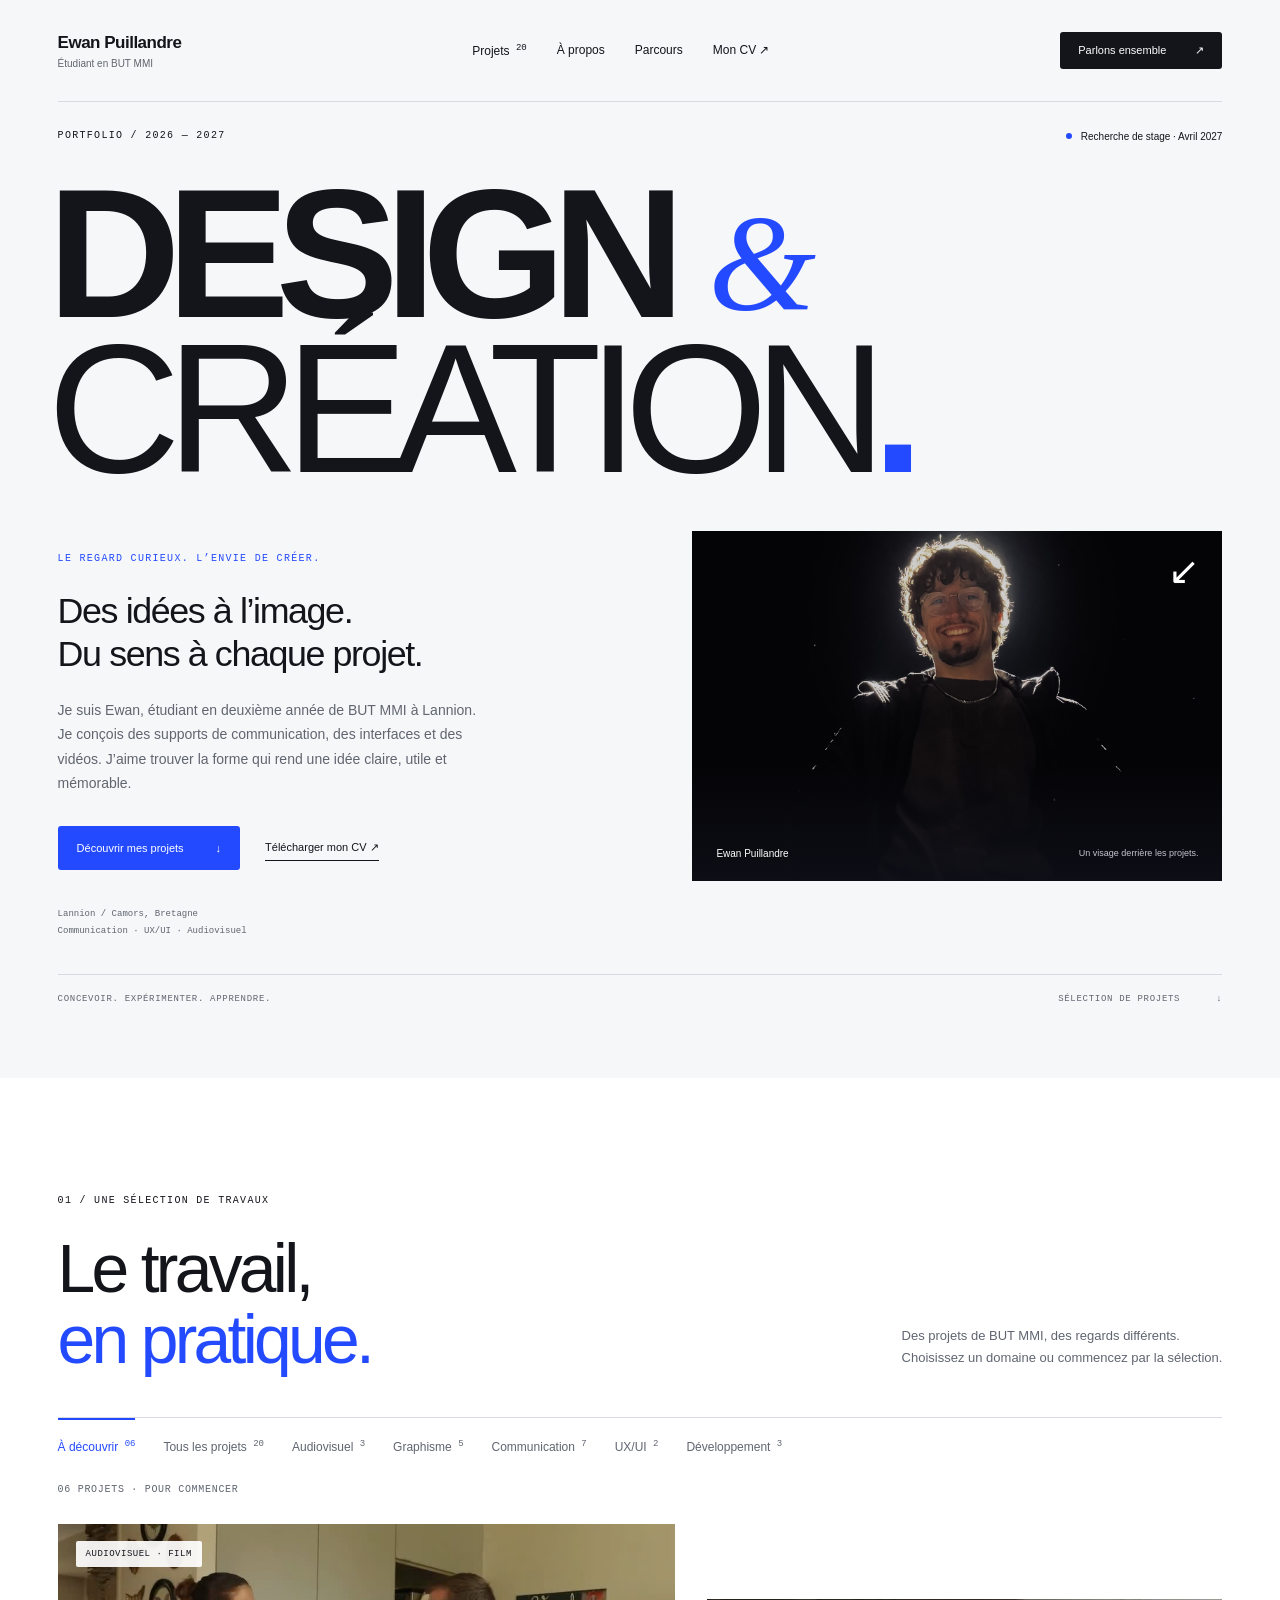
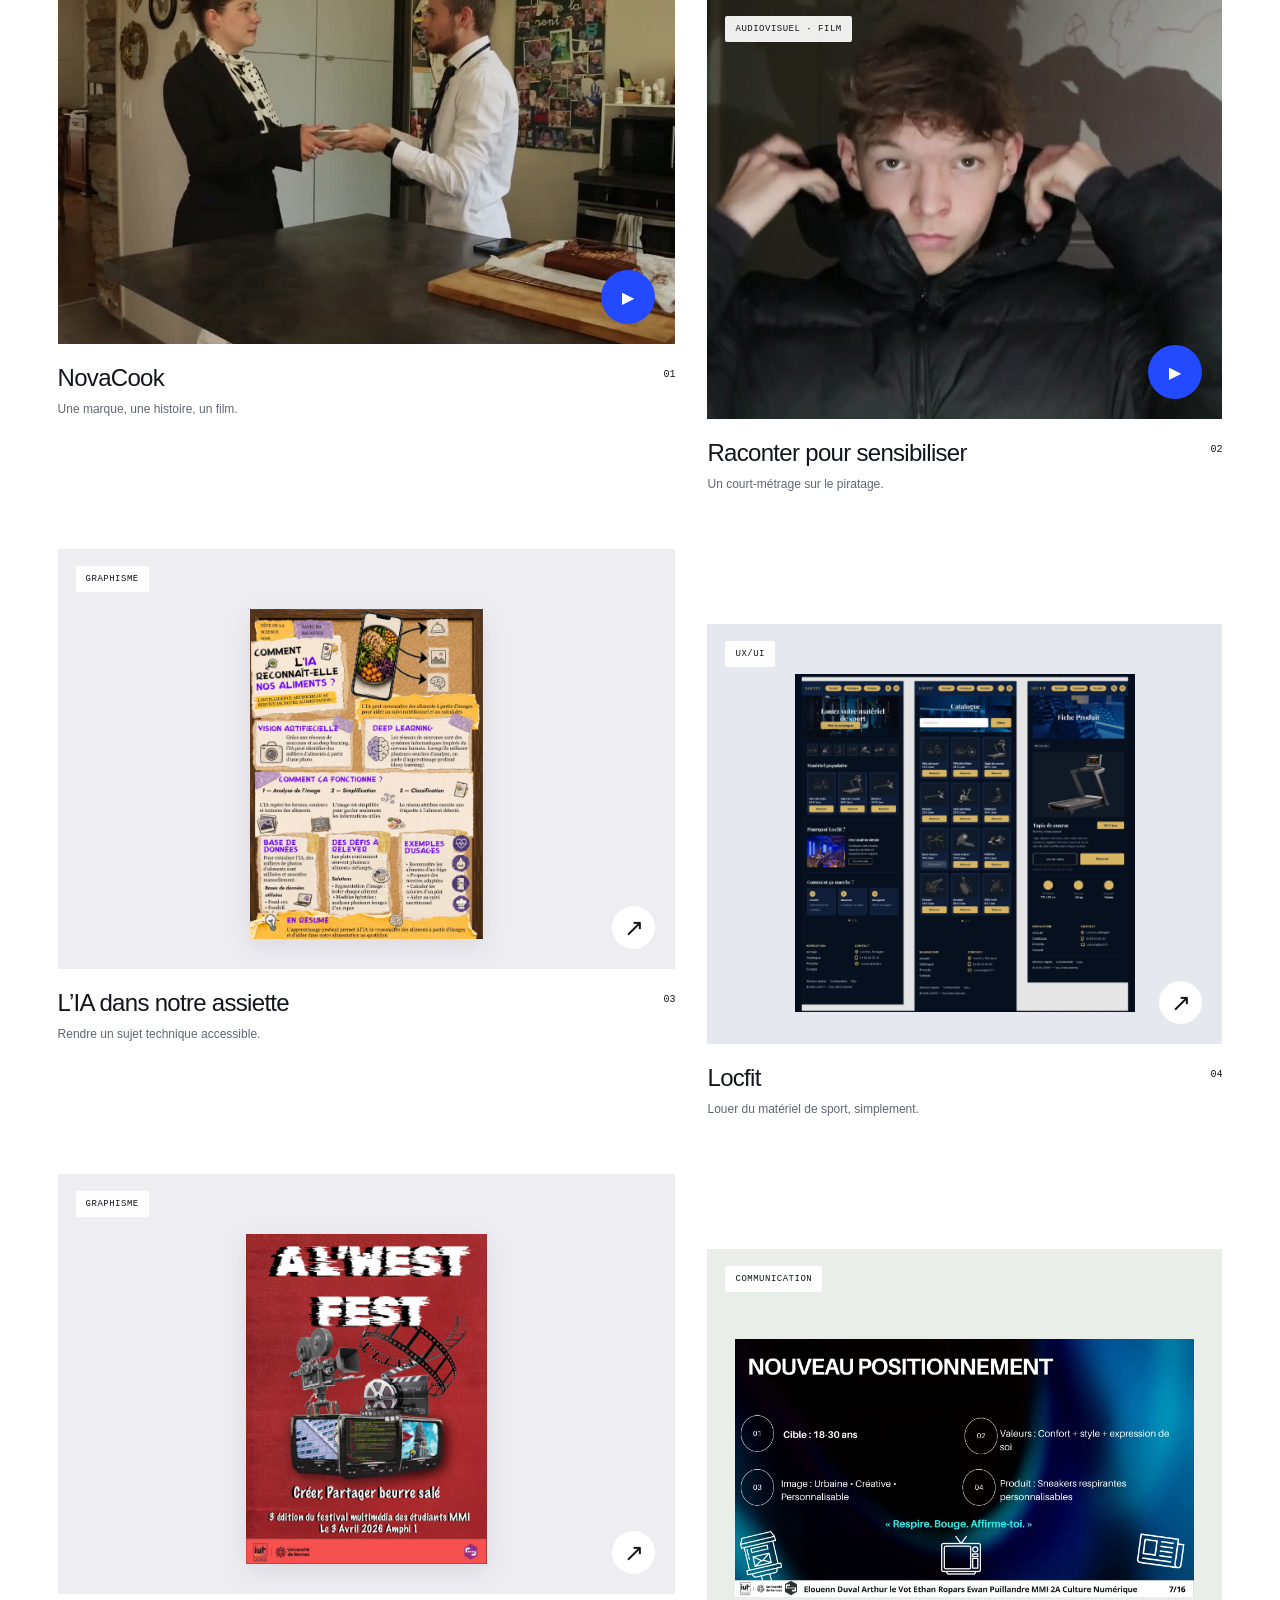
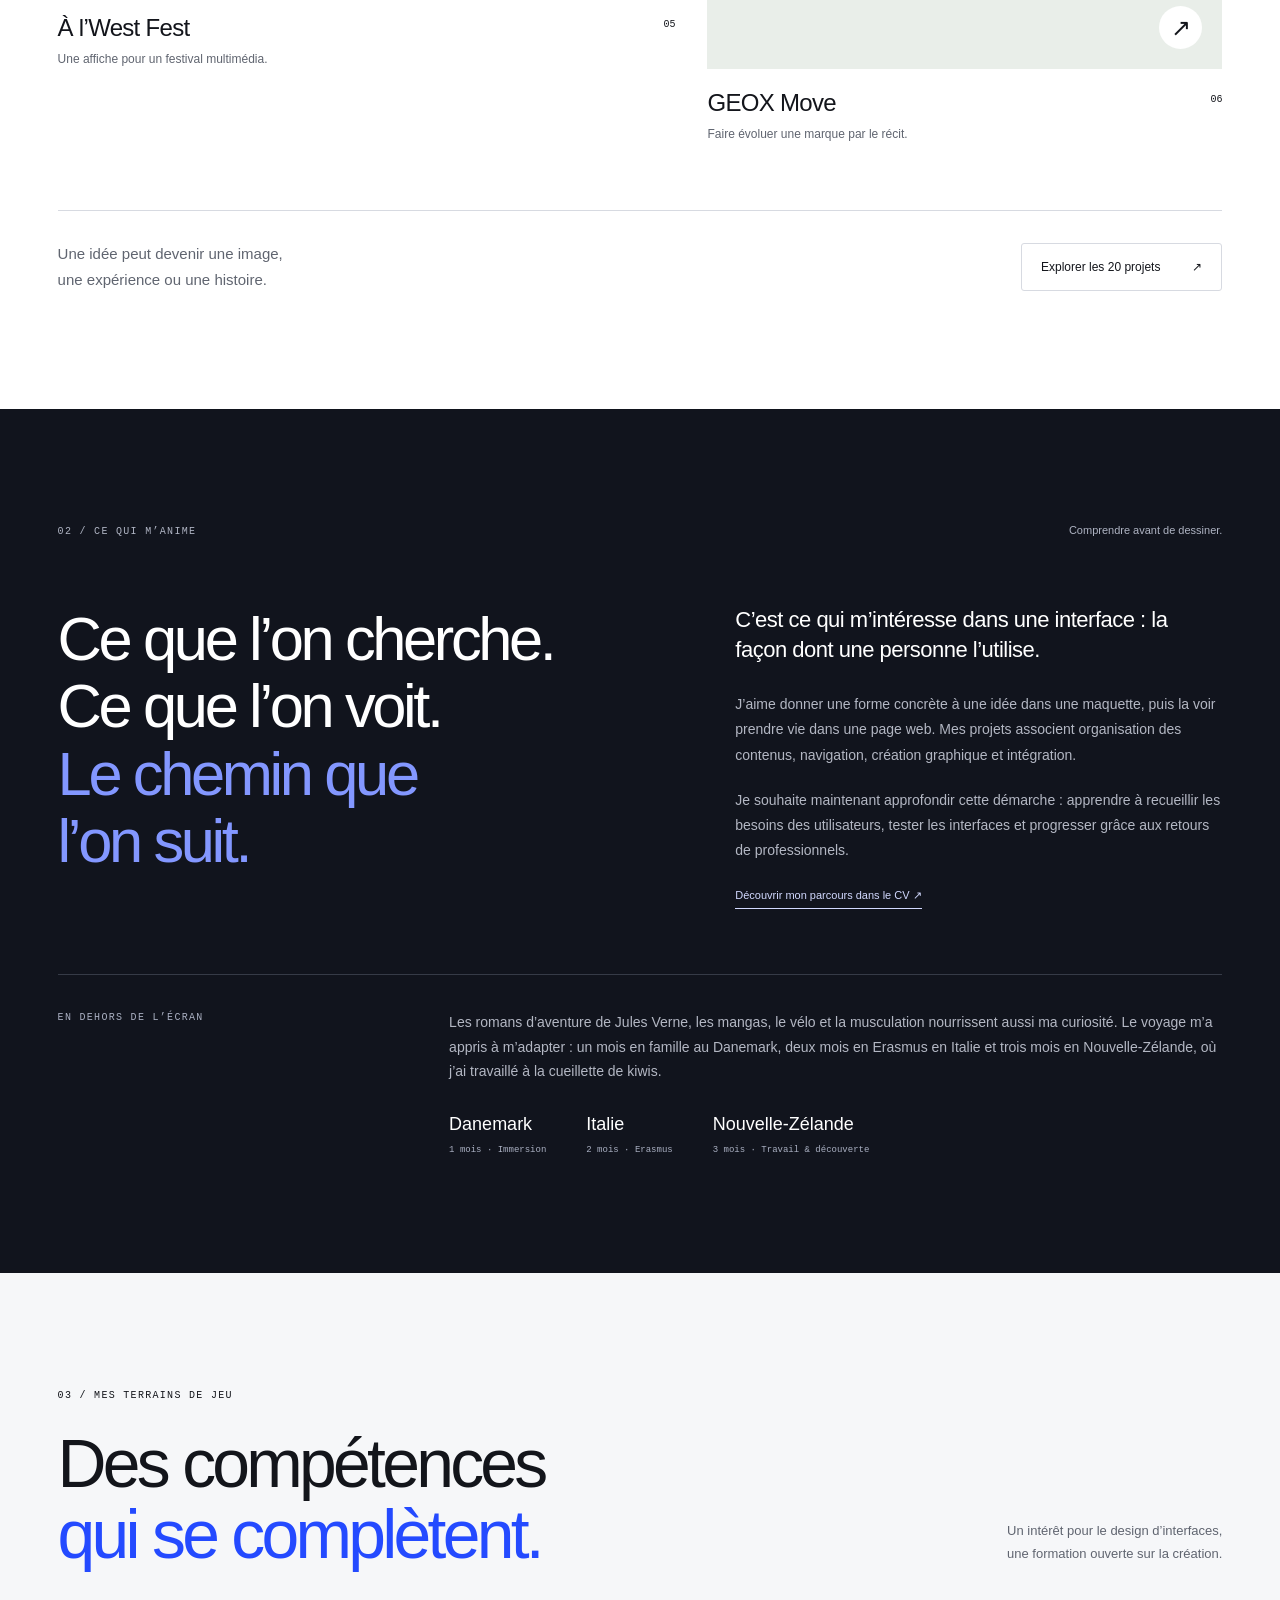
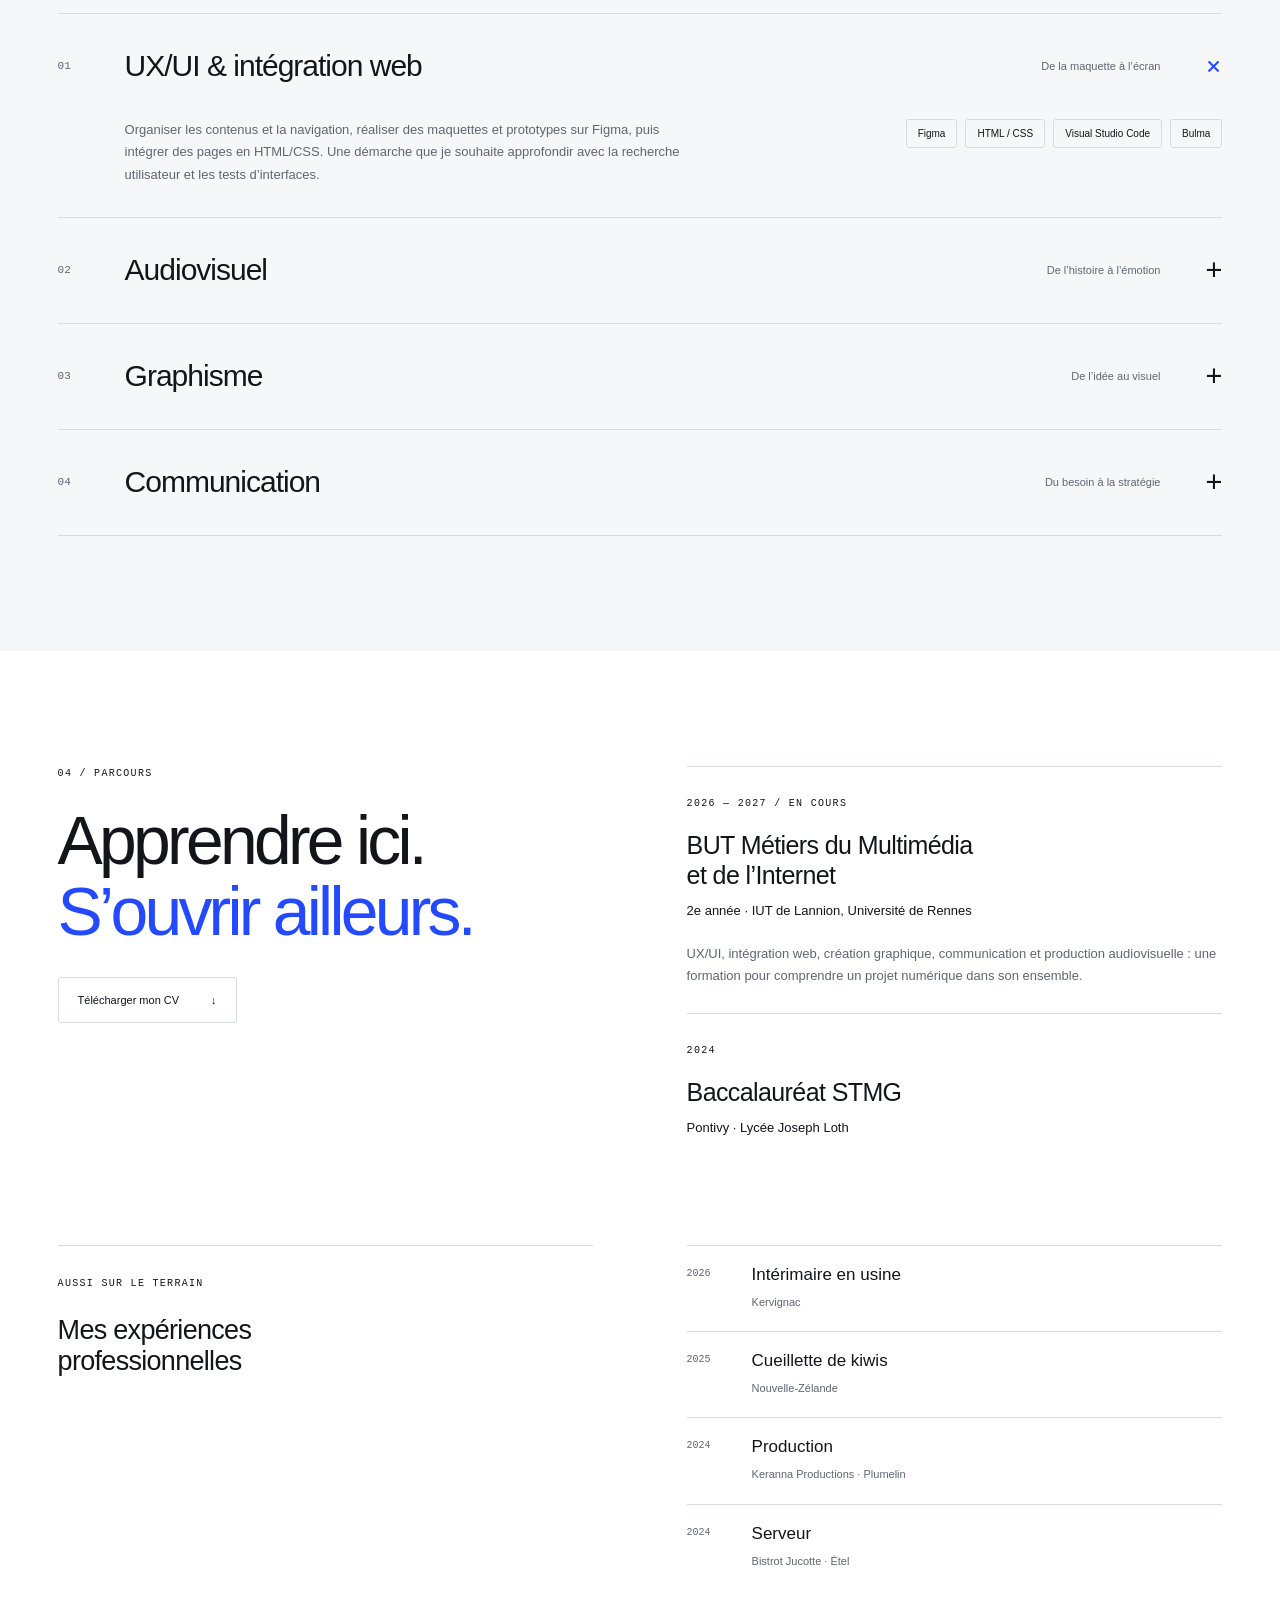
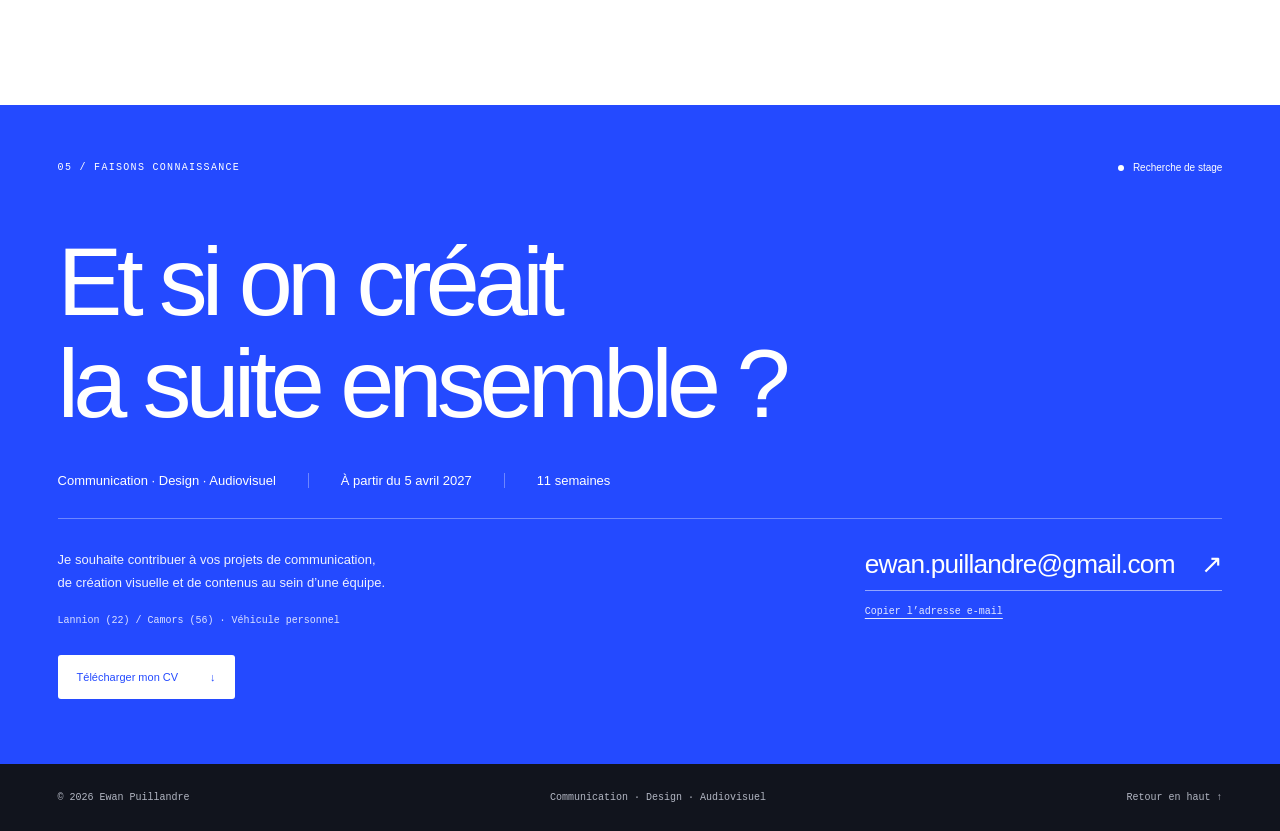
<file: index.html>
<!doctype html>
<html lang="fr">
<head>
  <meta charset="UTF-8"><meta name="viewport" content="width=device-width, initial-scale=1">
  <meta name="theme-color" content="#f6f7f9">
  <title>Ewan Puillandre — Communication, design & audiovisuel</title>
  <meta name="description" content="Ewan Puillandre, étudiant en 2e année de BUT MMI à Lannion. Projets de communication, UX/UI, graphisme, développement et audiovisuel. Recherche de stage : 11 semaines dès le 5 avril 2027.">
  <link rel="icon" href="favicon.svg" type="image/svg+xml">
  <link rel="stylesheet" href="style.css"><link rel="stylesheet" href="gallery.css"><script src="projects.js" defer></script><script src="script.js" defer></script>
</head>
<body>
<a class="skip" href="#projets">Aller aux projets</a>
<header class="header" id="haut">
<a class="identity" href="#haut">Ewan Puillandre<span>Étudiant en BUT MMI</span></a>
<nav aria-label="Navigation principale"><a href="#projets">Projets <sup>20</sup></a><a href="#apropos">À propos</a><a href="#parcours">Parcours</a><a href="documents/CV-Ewan-Puillandre-actualise.pdf" target="_blank" rel="noopener">Mon CV ↗</a></nav>
<a class="contact-nav" href="#contact">Parlons ensemble <span>↗</span></a>
</header>
<main>
<section class="hero" aria-labelledby="hero-title">
<div class="hero-top"><span class="eyebrow">Portfolio / 2026 — 2027</span><a class="availability" href="#contact"><i></i> Recherche de stage · Avril 2027</a></div>
<h1 id="hero-title">DESIGN <span>&amp;</span><br><span class="design-word">CRÉATION</span><span class="title-period">.</span></h1>
<div class="hero-grid"><div class="hero-intro"><p class="eyebrow">Le regard curieux. L’envie de créer.</p><h2>Des idées à l’image.<br>Du sens à chaque projet.</h2><p>Je suis Ewan, étudiant en deuxième année de BUT MMI à Lannion. Je conçois des supports de communication, des interfaces et des vidéos. J’aime trouver la forme qui rend une idée claire, utile et mémorable.</p><div class="hero-actions"><a class="button primary" href="#projets">Découvrir mes projets <span>↓</span></a><a class="text-link" href="documents/CV-Ewan-Puillandre-actualise.pdf" download>Télécharger mon CV ↗</a></div><div class="hero-location"><span>Lannion / Camors, Bretagne</span><span>Communication · UX/UI · Audiovisuel</span></div></div>
<figure class="hero-portrait"><img src="img/moi.jpeg" alt="Portrait d’Ewan Puillandre" fetchpriority="high"><figcaption><span>Ewan Puillandre</span><span>Un visage derrière les projets.</span></figcaption><span class="portrait-corner" aria-hidden="true">↙</span></figure></div>
<div class="hero-baseline"><span>Concevoir. Expérimenter. Apprendre.</span><a href="#projets">Sélection de projets <span>↓</span></a></div>
</section>
<section class="projects section" id="projets" aria-labelledby="projects-title">
  <div class="section-heading"><div><p class="eyebrow">01 / Une sélection de travaux</p><h2 id="projects-title">Le travail,<br><em>en pratique.</em></h2></div><p>Des projets de BUT MMI, des regards différents.<br>Choisissez un domaine ou commencez par la sélection.</p></div>
  <div class="filters" role="group" aria-label="Filtrer les projets"><button type="button" class="active" data-filter="featured" aria-pressed="true">À découvrir <sup>06</sup></button><button type="button" data-filter="all" aria-pressed="false">Tous les projets <sup>20</sup></button><button type="button" data-filter="film" aria-pressed="false">Audiovisuel <sup>3</sup></button><button type="button" data-filter="design" aria-pressed="false">Graphisme <sup>5</sup></button><button type="button" data-filter="communication" aria-pressed="false">Communication <sup>7</sup></button><button type="button" data-filter="ux" aria-pressed="false">UX/UI <sup>2</sup></button><button type="button" data-filter="web" aria-pressed="false">Développement <sup>3</sup></button></div>
<p id="filter-status" class="result-status" aria-live="polite"></p>
<div class="project-grid"><article class="project " data-category="film" data-featured="true"><a class="project-image visual-film" href="#projet/novacook" data-project="novacook" aria-label="Découvrir NovaCook"><span class="image-label">Audiovisuel · Film</span><img src="media/novacook.jpg" alt="NovaCook — aperçu du projet" loading="lazy" width="1200" height="800"><span class="project-open" aria-hidden="true">▶</span></a><div class="project-meta"><div><h3><a href="#projet/novacook" data-project="novacook">NovaCook</a></h3><p>Une marque, une histoire, un film.</p></div><span>01</span></div></article><article class="project offset" data-category="film" data-featured="true"><a class="project-image visual-film" href="#projet/sensibilisation" data-project="sensibilisation" aria-label="Découvrir Raconter pour sensibiliser"><span class="image-label">Audiovisuel · Film</span><img src="media/sensibilisation-cover-v5.jpg" alt="Raconter pour sensibiliser — aperçu du projet" loading="lazy" width="1200" height="800"><span class="project-open" aria-hidden="true">▶</span></a><div class="project-meta"><div><h3><a href="#projet/sensibilisation" data-project="sensibilisation">Raconter pour sensibiliser</a></h3><p>Un court-métrage sur le piratage.</p></div><span>02</span></div></article><article class="project " data-category="design" data-featured="true"><a class="project-image visual-design" href="#projet/science" data-project="science" aria-label="Découvrir L’IA dans notre assiette"><span class="image-label">Graphisme</span><img src="media/p03-01.webp" alt="L’IA dans notre assiette — aperçu du projet" loading="lazy" width="1200" height="800"><span class="project-open" aria-hidden="true">↗</span></a><div class="project-meta"><div><h3><a href="#projet/science" data-project="science">L’IA dans notre assiette</a></h3><p>Rendre un sujet technique accessible.</p></div><span>03</span></div></article><article class="project offset" data-category="ux" data-featured="true"><a class="project-image visual-ux" href="#projet/locfit" data-project="locfit" aria-label="Découvrir Locfit"><span class="image-label">UX/UI</span><img src="media/cover-14.webp" alt="Locfit — aperçu du projet" loading="lazy" width="1200" height="800"><span class="project-open" aria-hidden="true">↗</span></a><div class="project-meta"><div><h3><a href="#projet/locfit" data-project="locfit">Locfit</a></h3><p>Louer du matériel de sport, simplement.</p></div><span>04</span></div></article><article class="project " data-category="design" data-featured="true"><a class="project-image visual-design" href="#projet/awf-affiche" data-project="awf-affiche" aria-label="Découvrir À l’West Fest"><span class="image-label">Graphisme</span><img src="media/p05-01.webp" alt="À l’West Fest — aperçu du projet" loading="lazy" width="1200" height="800"><span class="project-open" aria-hidden="true">↗</span></a><div class="project-meta"><div><h3><a href="#projet/awf-affiche" data-project="awf-affiche">À l’West Fest</a></h3><p>Une affiche pour un festival multimédia.</p></div><span>05</span></div></article><article class="project offset" data-category="communication" data-featured="true"><a class="project-image visual-communication" href="#projet/geox" data-project="geox" aria-label="Découvrir GEOX Move"><span class="image-label">Communication</span><img src="media/p10-07.webp" alt="GEOX Move — aperçu du projet" loading="lazy" width="1200" height="800"><span class="project-open" aria-hidden="true">↗</span></a><div class="project-meta"><div><h3><a href="#projet/geox" data-project="geox">GEOX Move</a></h3><p>Faire évoluer une marque par le récit.</p></div><span>06</span></div></article><article class="project " data-category="film" data-featured="false"><a class="project-image visual-film" href="#projet/stop-motion" data-project="stop-motion" aria-label="Découvrir Image après image"><span class="image-label">Audiovisuel · Film</span><img src="media/stop-motion.jpg" alt="Image après image — aperçu du projet" loading="lazy" width="1200" height="800"><span class="project-open" aria-hidden="true">▶</span></a><div class="project-meta"><div><h3><a href="#projet/stop-motion" data-project="stop-motion">Image après image</a></h3><p>Une courte animation en stop motion.</p></div><span>07</span></div></article><article class="project offset" data-category="design" data-featured="false"><a class="project-image visual-design" href="#projet/depliant" data-project="depliant" aria-label="Découvrir Découvrir le BUT MMI"><span class="image-label">Graphisme</span><img src="media/p04-01.webp" alt="Découvrir le BUT MMI — aperçu du projet" loading="lazy" width="1200" height="800"><span class="project-open" aria-hidden="true">↗</span></a><div class="project-meta"><div><h3><a href="#projet/depliant" data-project="depliant">Découvrir le BUT MMI</a></h3><p>Un dépliant, trois volets, un parcours.</p></div><span>08</span></div></article><article class="project" data-category="design" data-featured="false"><a class="project-image visual-design" href="#projet/palino" data-project="palino" aria-label="Découvrir Palino"><span class="image-label">Graphisme</span><img src="media/p06-01.webp" alt="Palino — aperçu du projet" loading="lazy" width="1200" height="800"><span class="project-open" aria-hidden="true">↗</span></a><div class="project-meta"><div><h3><a href="#projet/palino" data-project="palino">Palino</a></h3><p>Une identité par la lettre.</p></div><span>09</span></div></article><article class="project " data-category="design" data-featured="false"><a class="project-image visual-design" href="#projet/texer" data-project="texer" aria-label="Découvrir TEXER"><span class="image-label">Graphisme</span><img src="media/p07-01.webp" alt="TEXER — aperçu du projet" loading="lazy" width="1200" height="800"><span class="project-open" aria-hidden="true">↗</span></a><div class="project-meta"><div><h3><a href="#projet/texer" data-project="texer">TEXER</a></h3><p>Un signe pour un univers technologique.</p></div><span>10</span></div></article><article class="project" data-category="communication" data-featured="false"><a class="project-image visual-communication" href="#projet/awf-strategie" data-project="awf-strategie" aria-label="Découvrir Le festival, côté stratégie"><span class="image-label">Communication</span><img src="media/p08-03.webp" alt="Le festival, côté stratégie — aperçu du projet" loading="lazy" width="1200" height="800"><span class="project-open" aria-hidden="true">↗</span></a><div class="project-meta"><div><h3><a href="#projet/awf-strategie" data-project="awf-strategie">Le festival, côté stratégie</a></h3><p>À l’West Fest : de l’analyse au plan d’action.</p></div><span>11</span></div></article><article class="project " data-category="communication" data-featured="false"><a class="project-image visual-communication" href="#projet/grain-de-sail" data-project="grain-de-sail" aria-label="Découvrir Grain de Sail"><span class="image-label">Communication</span><img src="media/cover-9.webp" alt="Grain de Sail — aperçu du projet" loading="lazy" width="1200" height="800"><span class="project-open" aria-hidden="true">↗</span></a><div class="project-meta"><div><h3><a href="#projet/grain-de-sail" data-project="grain-de-sail">Grain de Sail</a></h3><p>Analyser une marque et ses prises de parole.</p></div><span>12</span></div></article><article class="project" data-category="communication" data-featured="false"><a class="project-image visual-communication" href="#projet/telethon" data-project="telethon" aria-label="Découvrir Faire connaître le Téléthon"><span class="image-label">Communication</span><img src="media/p11-01.webp" alt="Faire connaître le Téléthon — aperçu du projet" loading="lazy" width="1200" height="800"><span class="project-open" aria-hidden="true">↗</span></a><div class="project-meta"><div><h3><a href="#projet/telethon" data-project="telethon">Faire connaître le Téléthon</a></h3><p>Mettre une initiative locale en récit.</p></div><span>13</span></div></article><article class="project " data-category="communication" data-featured="false"><a class="project-image visual-communication" href="#projet/gwerdall" data-project="gwerdall" aria-label="Découvrir Gwerdall"><span class="image-label">Communication</span><img src="media/cover-13.webp" alt="Gwerdall — aperçu du projet" loading="lazy" width="1200" height="800"><span class="project-open" aria-hidden="true">↗</span></a><div class="project-meta"><div><h3><a href="#projet/gwerdall" data-project="gwerdall">Gwerdall</a></h3><p>Le sport vu par le prisme de l’écologie.</p></div><span>14</span></div></article><article class="project " data-category="ux" data-featured="false"><a class="project-image visual-ux" href="#projet/peche-a-pied" data-project="peche-a-pied" aria-label="Découvrir Préparer sa pêche à pied"><span class="image-label">UX/UI</span><img src="media/p16-10.webp" alt="Préparer sa pêche à pied — aperçu du projet" loading="lazy" width="1200" height="800"><span class="project-open" aria-hidden="true">↗</span></a><div class="project-meta"><div><h3><a href="#projet/peche-a-pied" data-project="peche-a-pied">Préparer sa pêche à pied</a></h3><p>Accompagner une sortie, étape par étape.</p></div><span>15</span></div></article><article class="project offset" data-category="web" data-featured="false"><a class="project-image visual-web" href="#projet/confiz" data-project="confiz" aria-label="Découvrir Confiz"><span class="image-label">Développement</span><img src="media/cover-15.webp" alt="Confiz — aperçu du projet" loading="lazy" width="1200" height="800"><span class="project-open" aria-hidden="true">↗</span></a><div class="project-meta"><div><h3><a href="#projet/confiz" data-project="confiz">Confiz</a></h3><p>Du catalogue à la gestion des produits.</p></div><span>16</span></div></article><article class="project " data-category="web" data-featured="false"><a class="project-image visual-web" href="#projet/echecs" data-project="echecs" aria-label="Découvrir Les échecs, autrement"><span class="image-label">Développement</span><img src="media/echecs-cover-v4.png" alt="Les échecs, autrement — aperçu du projet" loading="lazy" width="1200" height="800"><span class="project-open" aria-hidden="true">↗</span></a><div class="project-meta"><div><h3><a href="#projet/echecs" data-project="echecs">Les échecs, autrement</a></h3><p>Une présentation qui révèle son idée.</p></div><span>17</span></div></article><article class="project offset" data-category="web" data-featured="false"><a class="project-image visual-web" href="#projet/pokemon" data-project="pokemon" aria-label="Découvrir Archive Pokémon"><span class="image-label">Développement</span><img src="img/SAE 105.png" alt="Archive Pokémon — aperçu du projet" loading="lazy" width="1200" height="800"><span class="project-open" aria-hidden="true">↗</span></a><div class="project-meta"><div><h3><a href="#projet/pokemon" data-project="pokemon">Archive Pokémon</a></h3><p>Organiser un univers riche en contenus.</p></div><span>18</span></div></article><article class="project " data-category="communication" data-featured="false"><a class="project-image visual-communication" href="#projet/plouisy" data-project="plouisy" aria-label="Découvrir Une mémoire à transmettre"><span class="image-label">Communication</span><img src="media/p19-01.webp" alt="Une mémoire à transmettre — aperçu du projet" loading="lazy" width="1200" height="800"><span class="project-open" aria-hidden="true">↗</span></a><div class="project-meta"><div><h3><a href="#projet/plouisy" data-project="plouisy">Une mémoire à transmettre</a></h3><p>Un projet d’exposition à Plouisy.</p></div><span>19</span></div></article><article class="project offset" data-category="communication" data-featured="false"><a class="project-image visual-communication" href="#projet/tuffery" data-project="tuffery" aria-label="Découvrir Comprendre une identité"><span class="image-label">Communication</span><img src="img/SAE 101.jpg" alt="Comprendre une identité — aperçu du projet" loading="lazy" width="1200" height="800"><span class="project-open" aria-hidden="true">↗</span></a><div class="project-meta"><div><h3><a href="#projet/tuffery" data-project="tuffery">Comprendre une identité</a></h3><p>Atelier Tuffery : lire les signes d’une marque.</p></div><span>20</span></div></article></div>
<div class="gallery-bottom"><p>Une idée peut devenir une image,<br>une expérience ou une histoire.</p><button class="button outline" id="show-all" type="button">Explorer les 20 projets <span>↗</span></button></div>
<noscript><p>Activez JavaScript pour ouvrir les fiches détaillées et lire les vidéos.</p></noscript>
</section>
<section class="about section" id="apropos" aria-labelledby="about-title">
<div class="about-label"><p class="eyebrow">02 / Ce qui m’anime</p><span>Comprendre avant de dessiner.</span></div>
<div class="about-grid"><h2 id="about-title">Ce que l’on cherche.<br>Ce que l’on voit.<br><em>Le chemin que<br>l’on suit.</em></h2><div class="about-text"><p class="lead">C’est ce qui m’intéresse dans une interface : la façon dont une personne l’utilise.</p><p>J’aime donner une forme concrète à une idée dans une maquette, puis la voir prendre vie dans une page web. Mes projets associent organisation des contenus, navigation, création graphique et intégration.</p><p>Je souhaite maintenant approfondir cette démarche : apprendre à recueillir les besoins des utilisateurs, tester les interfaces et progresser grâce aux retours de professionnels.</p><a class="text-link" href="documents/CV-Ewan-Puillandre-actualise.pdf" target="_blank" rel="noopener">Découvrir mon parcours dans le CV ↗</a></div></div>
<div class="personal"><span class="eyebrow">En dehors de l’écran</span><p>Les romans d’aventure de Jules Verne, les mangas, le vélo et la musculation nourrissent aussi ma curiosité. Le voyage m’a appris à m’adapter : un mois en famille au Danemark, deux mois en Erasmus en Italie et trois mois en Nouvelle-Zélande, où j’ai travaillé à la cueillette de kiwis.</p><div class="travel-notes"><span><b>Danemark</b>1 mois · Immersion</span><span><b>Italie</b>2 mois · Erasmus</span><span><b>Nouvelle-Zélande</b>3 mois · Travail & découverte</span></div></div>
</section>

<section class="skills section" id="competences" aria-labelledby="skills-title"><div class="section-heading"><div><p class="eyebrow">03 / Mes terrains de jeu</p><h2 id="skills-title">Des compétences<br><em>qui se complètent.</em></h2></div><p>Un intérêt pour le design d’interfaces,<br>une formation ouverte sur la création.</p></div>
<div class="skill-list">
<details open><summary><span class="skill-number">01</span><h3>UX/UI & intégration web</h3><span class="skill-preview">De la maquette à l’écran</span><span class="plus" aria-hidden="true">+</span></summary><div class="skill-body"><p>Organiser les contenus et la navigation, réaliser des maquettes et prototypes sur Figma, puis intégrer des pages en HTML/CSS. Une démarche que je souhaite approfondir avec la recherche utilisateur et les tests d’interfaces.</p><div class="tags"><span>Figma</span><span>HTML / CSS</span><span>Visual Studio Code</span><span>Bulma</span></div></div></details>
<details><summary><span class="skill-number">02</span><h3>Audiovisuel</h3><span class="skill-preview">De l’histoire à l’émotion</span><span class="plus" aria-hidden="true">+</span></summary><div class="skill-body"><p>Participer au scénario et au storyboard, au tournage, puis au montage sur DaVinci Resolve. Construire un message en associant les images, le rythme et la voix off.</p><div class="tags"><span>DaVinci Resolve</span><span>Scénario</span><span>Prise de vue</span><span>Montage</span></div></div></details>
<details><summary><span class="skill-number">03</span><h3>Graphisme</h3><span class="skill-preview">De l’idée au visuel</span><span class="plus" aria-hidden="true">+</span></summary><div class="skill-body"><p>Créer des affiches et des visuels pour le web et l’impression. Analyser et retravailler des graphismes existants pour construire une communication visuelle cohérente.</p><div class="tags"><span>Photoshop</span><span>Illustrator</span><span>Affiche</span><span>Visuels web</span></div></div></details>
<details><summary><span class="skill-number">04</span><h3>Communication</h3><span class="skill-preview">Du besoin à la stratégie</span><span class="plus" aria-hidden="true">+</span></summary><div class="skill-body"><p>Réaliser un audit de communication, formuler des recommandations stratégiques et élaborer une stratégie adaptée à un besoin précis.</p><div class="tags"><span>Google Docs</span><span>Canva</span><span>Figma</span><span>Marketing</span></div></div></details>
</div></section>
<section class="education section" id="parcours" aria-labelledby="education-title"><div><p class="eyebrow">04 / Parcours</p><h2 id="education-title">Apprendre ici.<br><em>S’ouvrir ailleurs.</em></h2><a class="button outline" href="documents/CV-Ewan-Puillandre-actualise.pdf" download>Télécharger mon CV <span>↓</span></a></div><div class="timeline"><article><span class="eyebrow">2026 — 2027 / En cours</span><h3>BUT Métiers du Multimédia<br>et de l’Internet</h3><p class="school">2e année · IUT de Lannion, Université de Rennes</p><p>UX/UI, intégration web, création graphique, communication et production audiovisuelle : une formation pour comprendre un projet numérique dans son ensemble.</p></article><article><span class="eyebrow">2024</span><h3>Baccalauréat STMG</h3><p class="school">Pontivy · Lycée Joseph Loth</p></article></div>
<div class="experience-heading"><p class="eyebrow">Aussi sur le terrain</p><h3>Mes expériences professionnelles</h3></div><div class="experience-list"><div><span>2026</span><h4>Intérimaire en usine</h4><p>Kervignac</p></div><div><span>2025</span><h4>Cueillette de kiwis</h4><p>Nouvelle-Zélande</p></div><div><span>2024</span><h4>Production</h4><p>Keranna Productions · Plumelin</p></div><div><span>2024</span><h4>Serveur</h4><p>Bistrot Jucotte · Étel</p></div></div></section>
<section class="contact section" id="contact" aria-labelledby="contact-title"><div class="contact-top"><p class="eyebrow">05 / Faisons connaissance</p><span class="availability"><i></i> Recherche de stage</span></div><h2 id="contact-title">Et si on créait<br><em>la suite ensemble ?</em></h2><div class="internship"><span>Communication · Design · Audiovisuel</span><span>À partir du <b>5 avril 2027</b></span><span><b>11 semaines</b></span></div><div class="contact-bottom"><div><p>Je souhaite contribuer à vos projets de communication,<br>de création visuelle et de contenus au sein d’une équipe.</p><p class="location">Lannion (22) / Camors (56) · Véhicule personnel</p><a class="button cv-button" href="documents/CV-Ewan-Puillandre-actualise.pdf" download>Télécharger mon CV <span>↓</span></a></div><div><a class="email-link" href="mailto:ewan.puillandre@gmail.com">ewan.puillandre@gmail.com <span>↗</span></a><button class="copy-email" type="button">Copier l’adresse e-mail</button><span id="copy-status" role="status"></span></div></div></section>
</main>
<footer><span>© 2026 Ewan Puillandre</span><span>Communication · Design · Audiovisuel</span><a href="#haut">Retour en haut ↑</a></footer>
<dialog id="project-dialog" aria-labelledby="dialog-title"><button class="close-dialog" type="button" aria-label="Fermer le projet">Fermer <span>×</span></button><div id="dialog-content"></div></dialog>
</body></html>
</file>
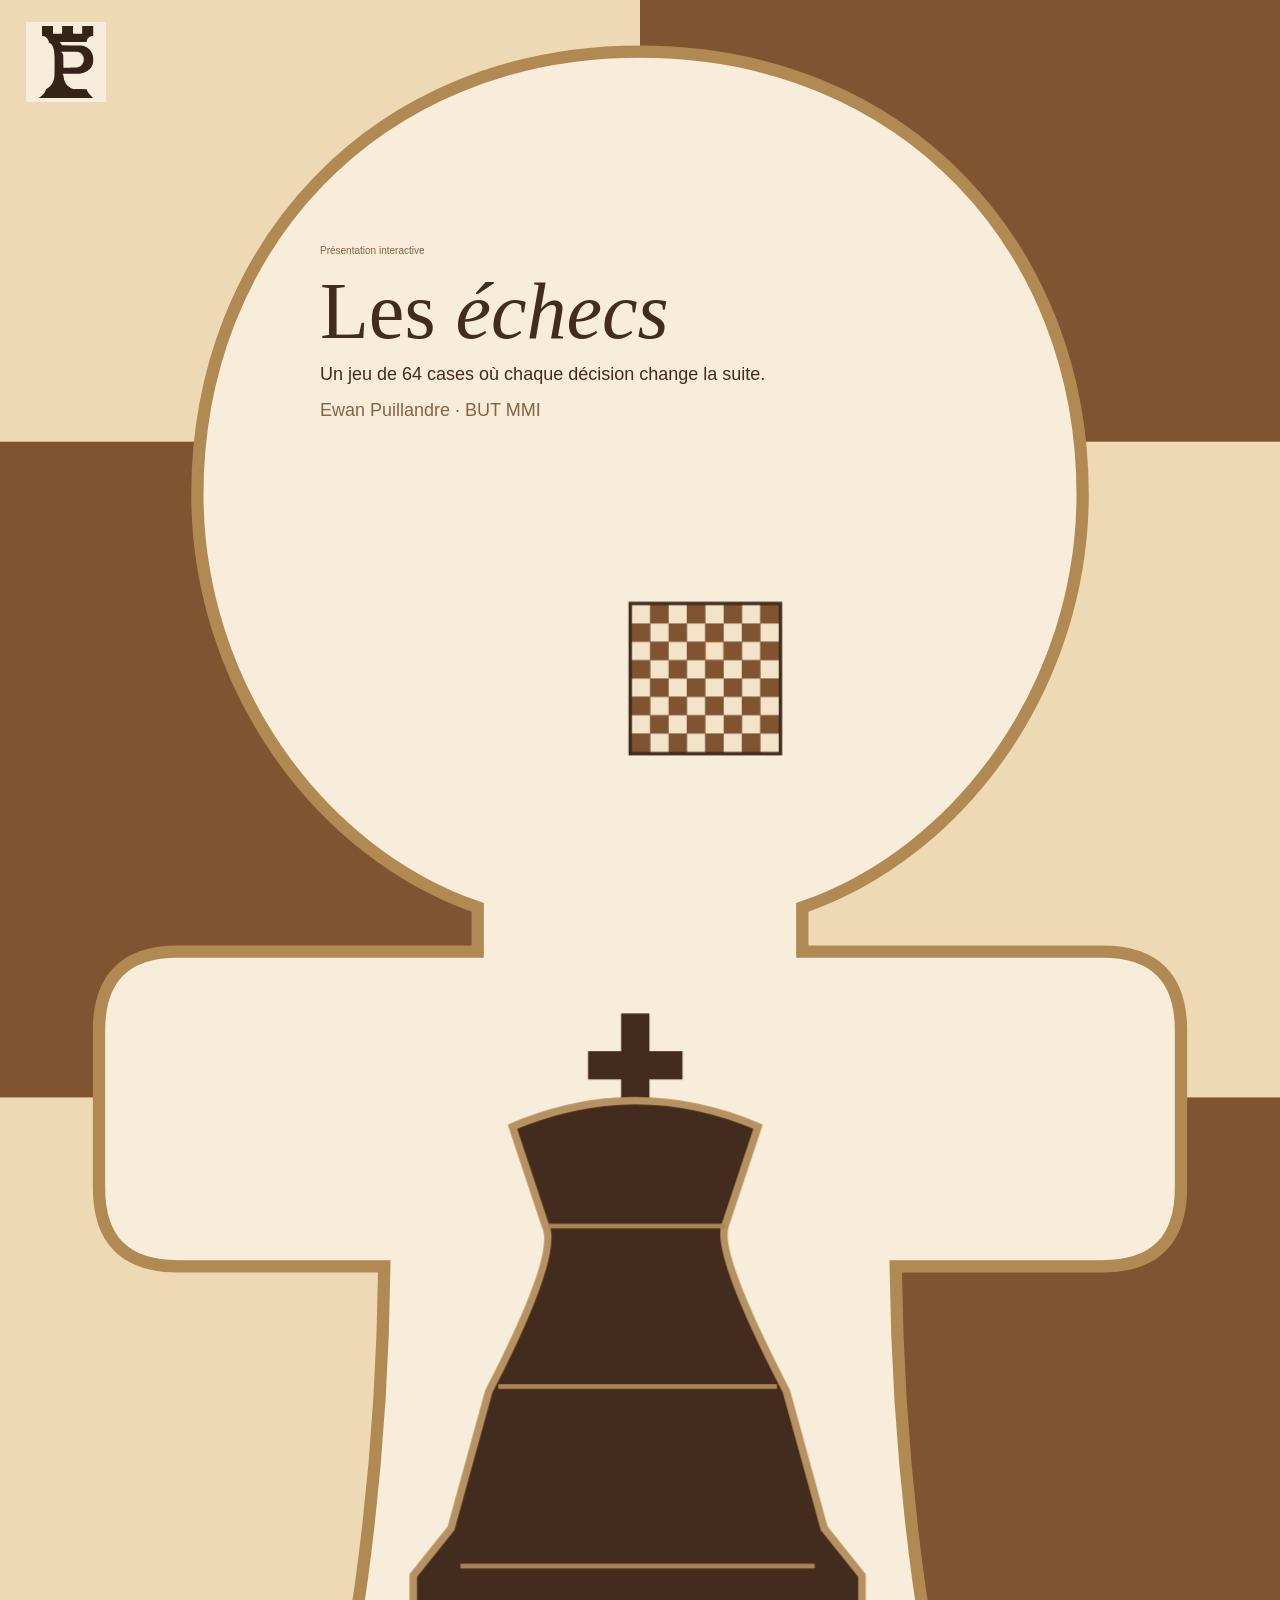
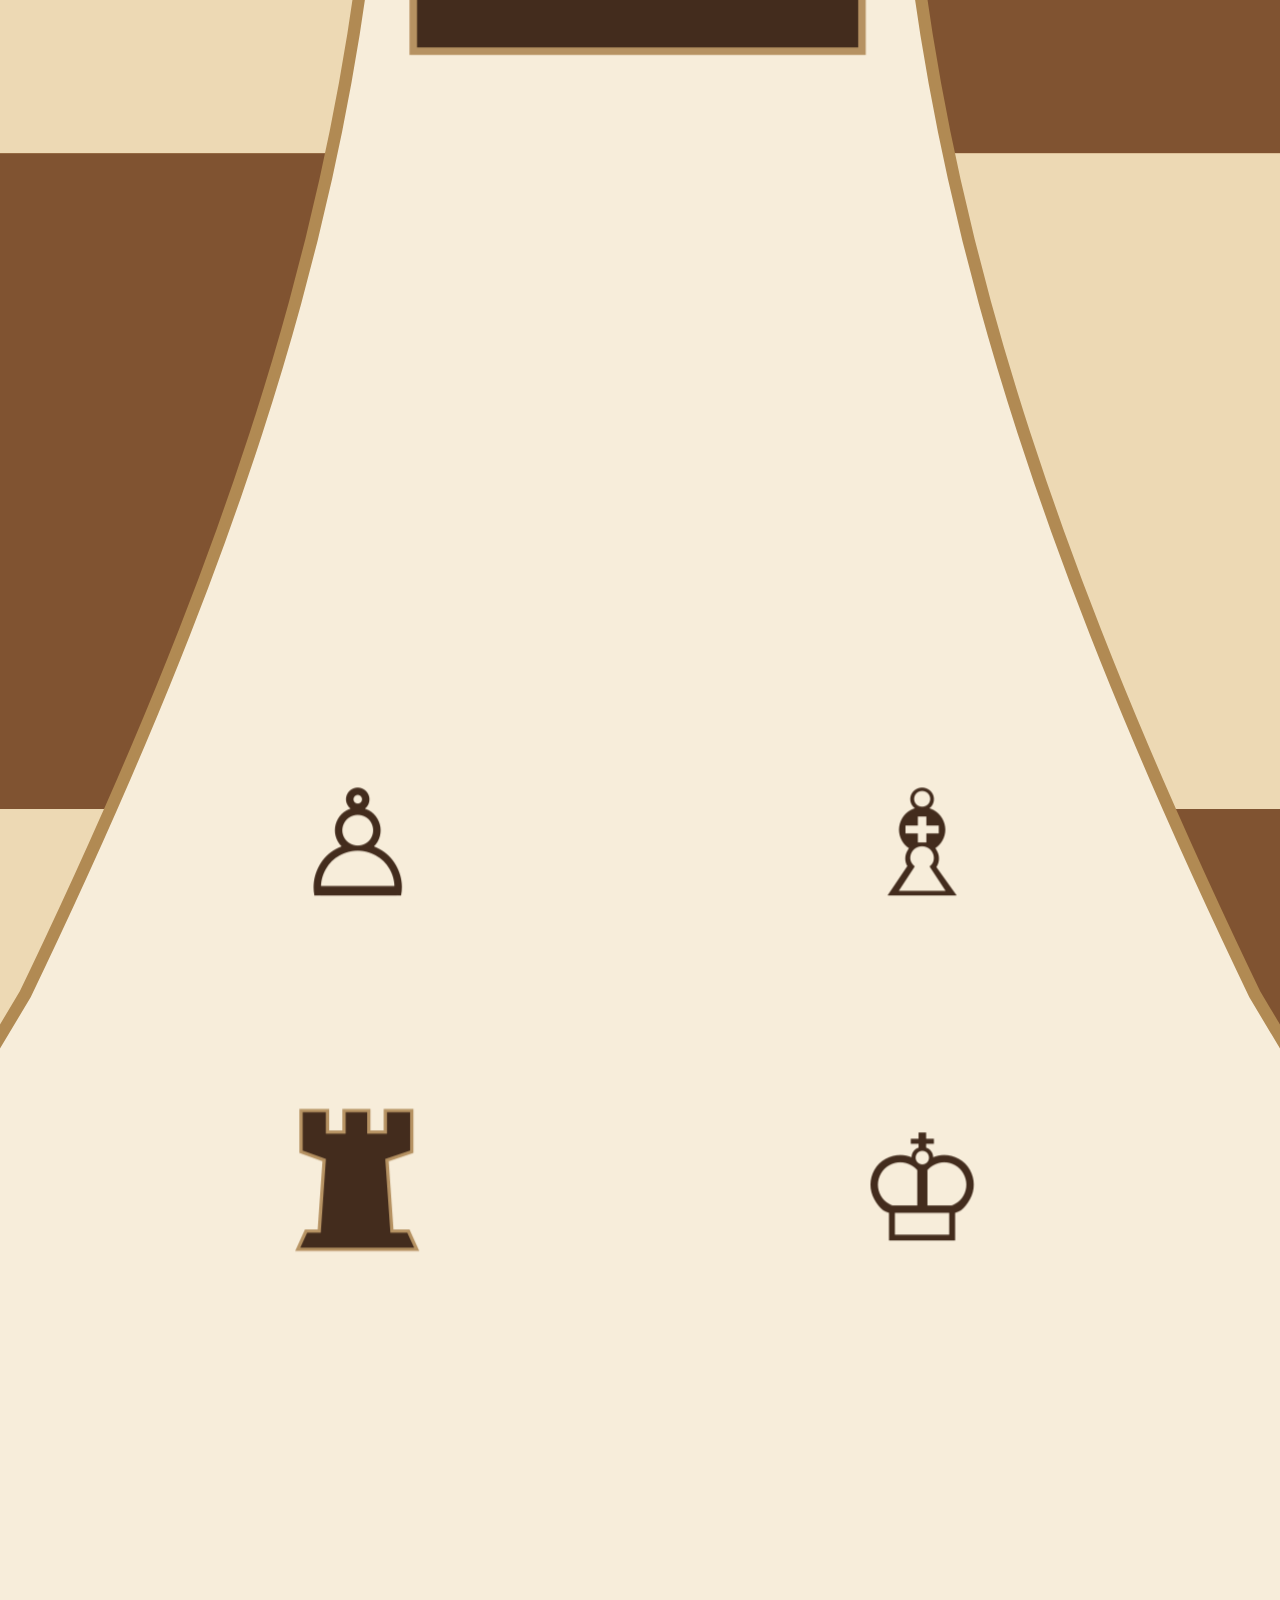
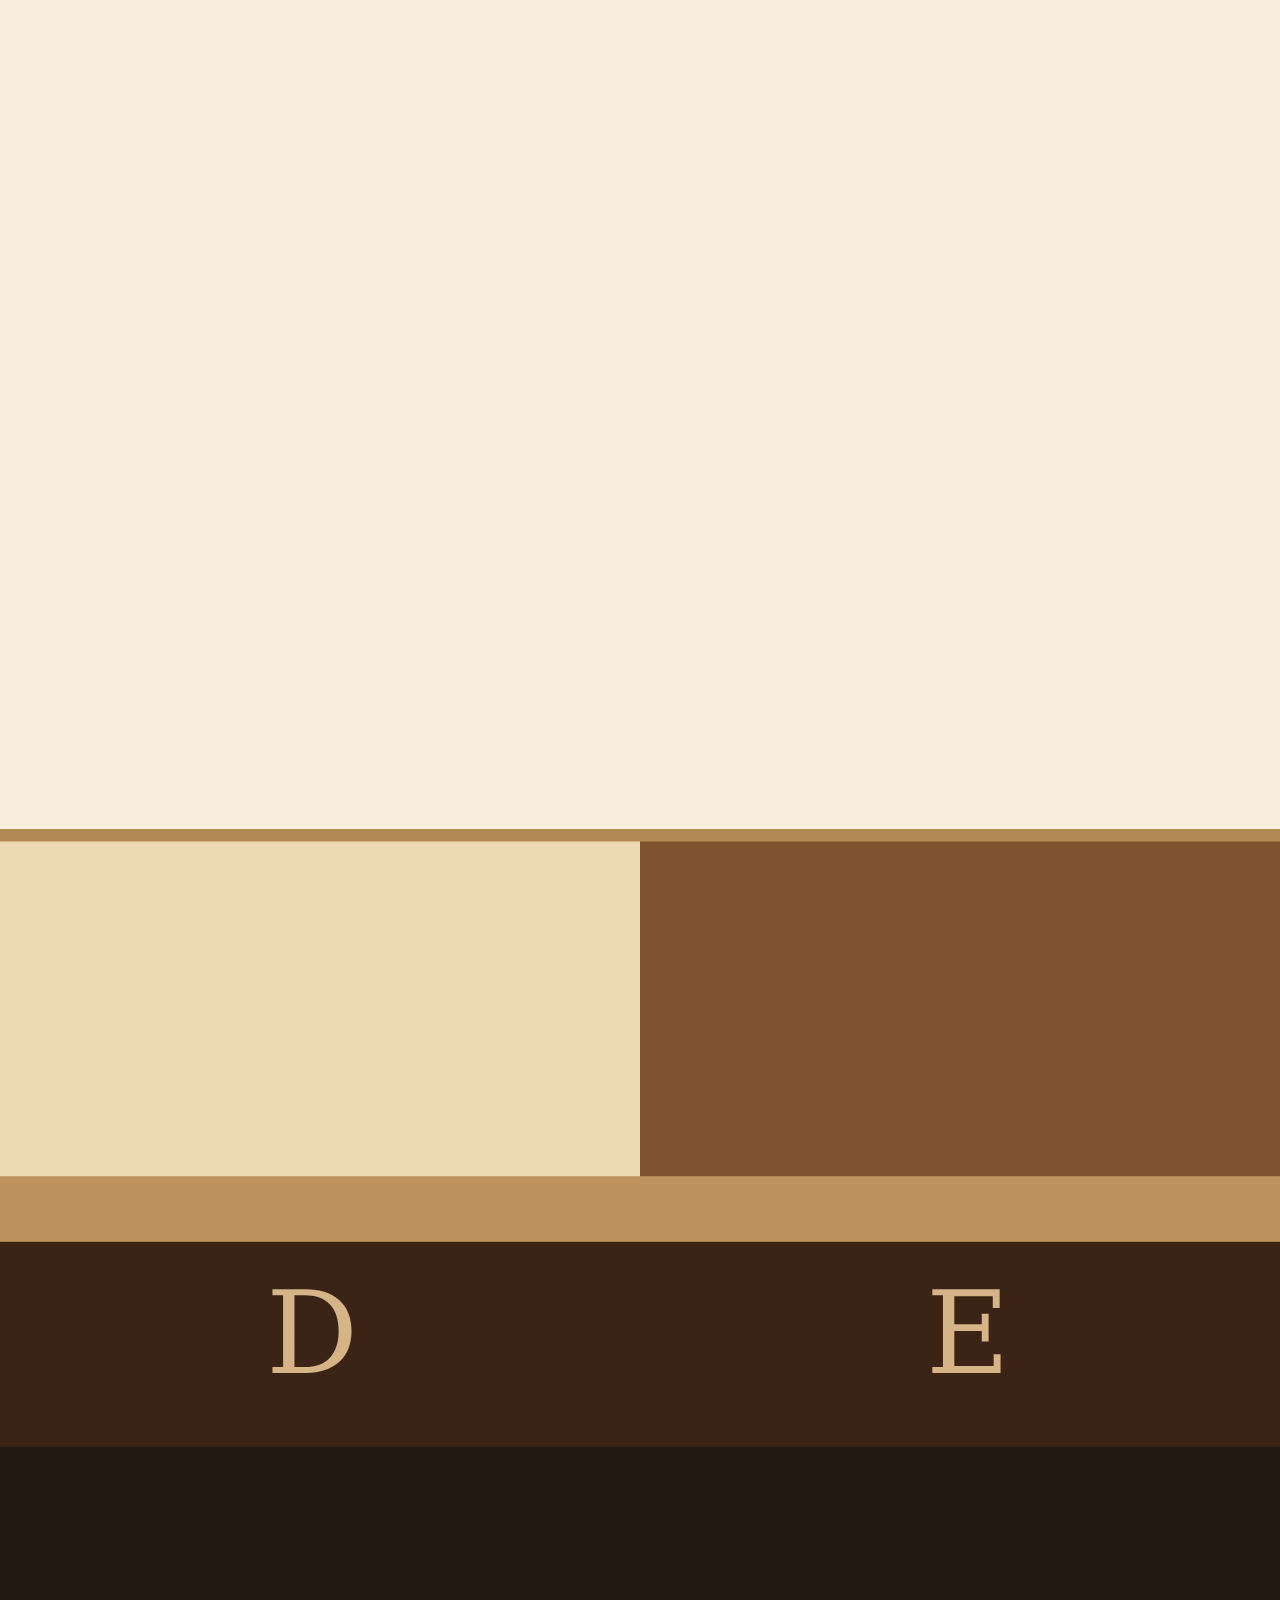
<file: demos/echecs/index.html>
<!DOCTYPE html>
<html lang="fr">

<head>
  <meta charset="utf-8">
  <meta name="viewport" content="width=device-width, initial-scale=1">
  <title>Les échecs — Ewan Puillandre</title>
  <link href="css/style.css" rel="stylesheet">
</head>

<body class="impress-not-supported">

  <header class="logo">
    <img alt="Logo EP en forme de tour" src="images/logo.svg">
  </header>

  <main class="presentation" data-height="800" data-max-scale="3" data-min-scale="0"
    data-transition-duration="2400" data-width="1280" id="impress">

    <div class="decor">
      <img alt="" class="echiquier-fond" src="images/decor.svg">
    </div>

    <div class="step slide accueil" data-scale="1.22" data-x="0" data-y="-1590" id="introduction">
      <div class="contenu">
        <p class="sous-titre texte">Présentation interactive</p>
        <h1 class="texte">Les <span>échecs</span></h1>
        <p class="accroche texte">Un jeu de 64 cases où chaque décision change la suite.</p>
        <p class="signature texte">Ewan Puillandre · BUT MMI</p>
      </div>
    </div>

    <div class="step slide cases" data-scale="0.39" data-x="6" data-y="-1308" id="vertige">
      <div class="contenu">
        <p class="sous-titre texte">Un vertige de possibilités</p>
        <div class="nombre texte">64</div>
        <h2 class="texte">cases seulement</h2>
        <p class="explication texte">
          Mais après quelques coups, le nombre de positions possibles devient gigantesque.
        </p>
        <img alt="" class="petit-echiquier" src="images/echiquier.svg">
      </div>
    </div>

    <div class="step slide histoire" data-scale="0.021" data-x="90.8" data-y="-1344.8" id="histoire">
      <div class="contenu">
        <p class="sous-titre texte">D’un royaume à Internet</p>
        <h2 class="texte">Plus de 1 500 ans d’histoire</h2>

        <div class="dates texte">
          <div class="colonne date-debut">
            <span class="point"></span>
            <strong>VI<sup>e</sup> siècle</strong>
            <span>Le chaturanga apparaît en Inde.</span>
          </div>

          <div class="colonne date-milieu">
            <span class="point"></span>
            <strong>XV<sup>e</sup> siècle</strong>
            <span>Les règles modernes se fixent en Europe.</span>
          </div>

          <div class="colonne date-fin">
            <span class="point"></span>
            <strong>Aujourd’hui</strong>
            <span>On joue partout, en club comme en ligne.</span>
          </div>
        </div>
      </div>
    </div>

    <div class="step slide objectif" data-scale="0.4" data-x="0" data-y="-350" id="objectif">
      <img alt="" class="grand-roi" src="images/roi.svg">

      <div class="contenu">
        <p class="sous-titre texte">La règle essentielle</p>
        <h2 class="texte">Protéger son roi.<br><span>Piéger l’autre.</span></h2>
        <p class="description texte">
          Le but n’est pas de capturer toutes les pièces : il faut placer le roi adverse
          dans une attaque sans échappatoire.
        </p>
        <div class="echec-mat texte">ÉCHEC &amp; MAT</div>
      </div>
    </div>

    <div class="step slide pieces" data-scale="1.5" data-x="0" data-y="1020" id="pieces">
      <div class="composition">
        <div class="titre-pieces texte">
          <p class="sous-titre">Une équipe, six rôles</p>
          <h2>Chaque pièce pense différemment</h2>
        </div>

        <div class="piece gauche haut">
          <div class="symbole-piece">♙</div>
          <strong class="texte">Pion</strong>
          <span class="texte">avance et construit</span>
        </div>

        <div class="piece milieu haut">
          <img alt="" class="dessin-piece" src="images/cavalier.svg">
          <strong class="texte">Cavalier</strong>
          <span class="texte">saute en « L »</span>
        </div>

        <div class="piece droite haut">
          <div class="symbole-piece">♗</div>
          <strong class="texte">Fou</strong>
          <span class="texte">vise en diagonale</span>
        </div>

        <div class="piece gauche bas">
          <img alt="" class="dessin-piece" src="images/tour.svg">
          <strong class="texte">Tour</strong>
          <span class="texte">contrôle les lignes</span>
        </div>

        <div class="piece milieu bas">
          <div class="symbole-piece">♕</div>
          <strong class="texte">Dame</strong>
          <span class="texte">combine tous les axes</span>
        </div>

        <div class="piece droite bas">
          <div class="symbole-piece">♔</div>
          <strong class="texte">Roi</strong>
          <span class="texte">fragile mais essentiel</span>
        </div>
      </div>
    </div>

    <div class="step slide tactique" data-scale="0.0125" data-x="-3.056" data-y="799.04" id="tactique">
      <div class="contenu">
        <p class="sous-titre texte">Voir avant l’adversaire</p>
        <h2 class="texte">La tactique</h2>
        <p class="description texte">Une menace courte qui gagne immédiatement un avantage.</p>

        <ul class="liste-tactique texte">
          <li>· La fourchette attaque deux pièces.</li>
          <li>· Le clouage immobilise un défenseur.</li>
          <li>· Le sacrifice ouvre une ligne décisive.</li>
        </ul>

        <img alt="" class="fourchette" src="images/fourchette.svg">
      </div>
    </div>

    <div class="step slide strategie" data-scale="0.076" data-x="-343.6" data-y="1260.8" id="strategie">
      <div class="contenu">
        <p class="sous-titre texte">Penser sur le long terme</p>
        <h2 class="texte">Trois réflexes simples</h2>

        <div class="conseils texte">
          <div class="colonne conseil-debut">
            <span class="numero">01</span>
            <h3>Contrôler le centre</h3>
            <p>Pour offrir plus d’espace à ses pièces.</p>
          </div>

          <div class="colonne conseil-milieu">
            <span class="numero">02</span>
            <h3>Développer ses pièces</h3>
            <p>Pour les rendre actives rapidement.</p>
          </div>

          <div class="colonne conseil-fin">
            <span class="numero">03</span>
            <h3>Mettre le roi à l’abri</h3>
            <p>Souvent grâce au roque.</p>
          </div>
        </div>
      </div>
    </div>

    <div class="step slide monde" data-scale="1.7" data-transition-duration="3000"
      data-x="0" data-y="2250" id="aujourdhui">
      <div class="contenu">
        <p class="sous-titre texte">Pourquoi ça fonctionne encore ?</p>
        <h2 class="texte">Un jeu ancien,<br><span>toujours vivant.</span></h2>

        <div class="qualites texte">
          <div class="colonne accessible">
            <strong>Accessible</strong>
            <span>Les règles de base s’apprennent vite.</span>
          </div>

          <div class="colonne profond">
            <strong>Profond</strong>
            <span>On peut progresser toute une vie.</span>
          </div>

          <div class="colonne universel">
            <strong>Universel</strong>
            <span>Un même langage autour du monde.</span>
          </div>
        </div>

        <img alt="" class="globe" src="images/globe.svg">
      </div>
    </div>

    <div class="step slide fin" data-scale="10.5" data-x="-1500" data-y="150" id="final">
      <p class="texte-fin">
        Aux échecs, chaque coup raconte une histoire.
        <strong>À vous de jouer.</strong>
      </p>
    </div>

  </main>

  <script src="js/impress.js"></script>
  <script>impress().init();</script>

</body>

</html>
</file>
<file: style.css>
:root{--paper:#f6f7f9;--ink:#13151b;--muted:#606570;--blue:#244aff;--line:#d7dae1;--dark:#11141d}*{box-sizing:border-box}html{scroll-behavior:smooth;scroll-padding-top:30px}body{margin:0;background:var(--paper);color:var(--ink);font-family:Arial,Helvetica,sans-serif;-webkit-font-smoothing:antialiased}a{color:inherit;text-decoration:none}button{font:inherit;color:inherit;cursor:pointer}button,a{-webkit-tap-highlight-color:transparent}a:focus-visible,button:focus-visible,summary:focus-visible{outline:3px solid #6785ff;outline-offset:6px}::selection{background:var(--blue);color:white}h1,h2,h3,h4,p,figure{margin:0}h1,h2,h3,h4{font-weight:500}p{line-height:1.75}img{max-width:100%;display:block}em{font-style:normal;color:var(--blue)}.header{height:102px;margin:0 4.5%;display:flex;align-items:center;justify-content:space-between;gap:24px;border-bottom:1px solid var(--line)}.identity{font-size:17px;font-weight:600;letter-spacing:-.5px}.identity span{display:block;margin-top:5px;font-size:10px;font-weight:400;letter-spacing:0;color:var(--muted)}.header nav{display:flex;gap:30px;font-size:12px}.header nav a{padding:12px 0}.header nav a:hover{color:var(--blue)}sup{font:9px 'Courier New',monospace;margin-left:3px}.contact-nav{padding:12px 18px;background:var(--ink);color:white;border-radius:3px;font-size:11px}.contact-nav span{margin-left:26px}.hero{padding:0 4.5%}.hero-top{display:flex;align-items:center;justify-content:space-between;padding:26px 0 32px}.eyebrow{font:10px/1.6 'Courier New',monospace;letter-spacing:1.3px;text-transform:uppercase}.availability{font-size:10px;display:flex;align-items:center;gap:9px}.availability i{width:6px;height:6px;background:var(--blue);border-radius:50%}.hero h1{font-size:clamp(80px,13.8vw,210px);letter-spacing:-.075em;line-height:.84;font-weight:600;margin-left:-.055em}.hero h1>span:first-child{font-family:Georgia,serif;font-weight:400;font-style:italic;font-size:.75em;color:var(--blue);display:inline-block;transform:translateY(-.05em)}.design-word{font-weight:500;letter-spacing:-.077em}.title-period{color:var(--blue)}.hero-grid{display:grid;grid-template-columns:1fr 1fr;gap:9%;margin-top:45px;align-items:stretch}.hero-intro{padding:20px 0 0}.hero-intro>.eyebrow{color:var(--blue);margin-bottom:23px}.hero-intro h2{font-size:clamp(24px,2.8vw,39px);letter-spacing:-1.4px;line-height:1.2}.hero-intro>p:not(.eyebrow){max-width:420px;font-size:14px;color:var(--muted);margin:22px 0}.hero-actions{display:flex;align-items:center;gap:25px;margin-top:30px;flex-wrap:wrap}.button{display:inline-flex;align-items:center;justify-content:space-between;gap:32px;font-size:11px;padding:16px 19px;border-radius:3px;transition:background .2s,transform .2s}.button:hover{transform:translateY(-3px)}.primary{background:var(--blue);color:white}.primary:hover{background:#1338e7}.text-link{font-size:11px;border-bottom:1px solid currentColor;padding:6px 0;display:inline-block}.hero-location{display:flex;flex-direction:column;gap:7px;font:9px 'Courier New',monospace;color:var(--muted);margin-top:39px}.hero-portrait{height:350px;position:relative;overflow:hidden;background:#0c0d10}.hero-portrait img{width:100%;height:100%;object-fit:cover;object-position:center 28%;filter:none;transition:none}.hero-portrait:hover img{filter:none;transform:none}.hero-portrait:after{content:'';position:absolute;inset:0;background:linear-gradient(0deg,#10111bbd,transparent 35%);pointer-events:none}.hero-portrait figcaption{position:absolute;bottom:22px;left:24px;right:24px;color:white;display:flex;justify-content:space-between;font-size:10px;z-index:1}.hero-portrait figcaption span:last-child{color:#c3c6cf;font-size:9px}.portrait-corner{position:absolute;top:18px;right:22px;color:white;font-size:38px}.hero-baseline{margin-top:38px;padding:19px 0;display:flex;justify-content:space-between;border-top:1px solid var(--line);font:9px 'Courier New',monospace;color:var(--muted);text-transform:uppercase;letter-spacing:.7px}.hero-baseline a span{margin-left:30px}.section{padding:115px 4.5%}h2{font-size:clamp(45px,5.3vw,80px);letter-spacing:-.055em;line-height:1.05}.section-heading{display:flex;justify-content:space-between;align-items:end;gap:35px;margin-bottom:42px}.section-heading .eyebrow{margin-bottom:24px}.section-heading>p{font-size:13px;color:var(--muted);padding-bottom:5px}.projects{background:white;margin-top:55px}.filters{display:flex;gap:25px;flex-wrap:wrap;border-top:1px solid var(--line);margin-bottom:35px}.filters button{border:0;border-top:2px solid transparent;padding:19px 0 8px;background:none;color:var(--muted);font-size:11px}.filters button.active{border-color:var(--blue);color:var(--blue)}.filters button:hover{color:var(--blue)}.project-grid{display:grid;grid-template-columns:1.2fr 1fr;gap:54px 32px;align-items:start}.project.offset{padding-top:75px}.project[hidden]{display:none}.project-grid.filtered .project{padding-top:0}.project-image{border:0;width:100%;height:430px;position:relative;overflow:hidden;text-align:left;display:block;padding:55px 35px}.image-label{position:absolute;left:23px;top:23px;z-index:1;font:9px 'Courier New',monospace;text-transform:uppercase;letter-spacing:1px}.project-image img{width:100%;height:100%;object-fit:contain;transition:transform .7s}.project-image:hover img{transform:scale(1.045)}.web-image{background:#e8ecf1}.web-image img{transform:rotate(-3deg);height:auto;position:relative;top:50%;translate:0 -50%;box-shadow:0 15px 35px #101b2817}.web-image:hover img{transform:rotate(0) scale(1.04)}.project-open{position:absolute;right:20px;bottom:20px;width:43px;height:43px;border-radius:50%;background:white;display:grid;place-items:center;font-size:24px;transition:.25s}.project-image:hover .project-open{background:var(--blue);color:white;transform:rotate(45deg)}.project-meta{display:flex;justify-content:space-between;gap:12px;padding-top:20px}.project-meta h3{font-size:24px;letter-spacing:-.7px}.project-meta p{font-size:11px;color:var(--muted);margin-top:7px}.project-meta>span{font:10px 'Courier New',monospace;padding-top:5px}.film-image{background:var(--blue);color:white}.film-image:before,.film-image:after{content:'';position:absolute;width:330px;height:330px;border:1px solid #ffffff35;transform:rotate(30deg);right:-150px;top:50px}.film-image:after{transform:rotate(45deg);right:-190px}.film-type{position:absolute;top:100px;left:30px;font-size:clamp(35px,4vw,62px);line-height:1;letter-spacing:-2.5px}.film-type em{color:white}.play-icon{position:absolute;right:25px;bottom:65px;border:1px solid #ffffff80;border-radius:50%;width:58px;height:58px;display:grid;place-items:center;font-size:15px;transition:.25s;z-index:1}.film-image:hover .play-icon{background:white;color:var(--blue);transform:scale(1.1)}.film-bottom{position:absolute;bottom:25px;left:23px;right:23px;font:9px 'Courier New',monospace;text-transform:uppercase;display:flex;justify-content:space-between;gap:12px}.film-bottom>span{display:none}.poster-image{background:#e8e4e9;padding:55px}.poster-image img{filter:drop-shadow(8px 15px 12px #20152624);transform:rotate(3deg)}.communication-image{background:#f0f1f3;padding:60px}.communication-image img{mix-blend-mode:multiply}.about{background:var(--dark);color:white}.about-label{display:flex;justify-content:space-between;gap:20px;font-size:11px;color:#afb4c3;margin-bottom:65px}.about-grid{display:grid;grid-template-columns:1.2fr 1fr;gap:8%;align-items:start}.about-grid>h2{font-size:clamp(38px,4.8vw,70px);line-height:1.1}.about-grid>h2 em{color:#8397ff}.about-text .lead{font-size:22px;line-height:1.4;letter-spacing:-.5px;color:white;margin-bottom:26px}.about-text>p{font-size:14px;line-height:1.8;color:#b3b7c3;margin-bottom:20px}.about-text .text-link{color:#d2d9ff}.personal{margin-top:65px;border-top:1px solid #363b47;padding-top:35px;display:grid;grid-template-columns:1fr 2.2fr;gap:20px 40px}.personal>.eyebrow{color:#aab0c2}.personal>p{font-size:14px;color:#b3b7c3;max-width:800px}.travel-notes{grid-column:2;display:flex;gap:40px;flex-wrap:wrap;margin-top:10px;font:9px/1.7 'Courier New',monospace;color:#aab0c2}.travel-notes b{display:block;font:18px Arial,sans-serif;color:white;margin-bottom:8px}.skill-list{border-top:1px solid var(--line)}details{border-bottom:1px solid var(--line)}summary{list-style:none;display:flex;align-items:center;gap:25px;min-height:105px;cursor:pointer}summary::-webkit-details-marker{display:none}.skill-number{font:11px 'Courier New',monospace;color:var(--muted);width:42px}summary h3{font-size:30px;letter-spacing:-1px}.skill-preview{margin-left:auto;font-size:11px;color:var(--muted)}.plus{font-size:29px;margin-left:20px;transition:transform .2s}details[open] .plus{transform:rotate(45deg);color:var(--blue)}.skill-body{padding:0 0 30px 67px;display:flex;justify-content:space-between;gap:35px}.skill-body p{font-size:13px;color:var(--muted);max-width:560px}.tags{max-width:350px;display:flex;flex-wrap:wrap;gap:8px;align-content:start}.tags span{font-size:10px;border:1px solid var(--line);padding:8px 11px;border-radius:3px}.education{background:#fff;display:grid;grid-template-columns:1fr 1fr;gap:60px 8%}.education .eyebrow{margin-bottom:23px}.education .outline{border:1px solid var(--line);margin-top:30px}.timeline article{border-top:1px solid var(--line);padding:25px 0}.timeline h3{font-size:25px;line-height:1.2;letter-spacing:-.6px;margin:18px 0 10px}.timeline p{font-size:13px;color:var(--muted)}.timeline .school{margin-bottom:20px;color:var(--ink)}.experience-heading{border-top:1px solid var(--line);padding-top:30px}.experience-heading h3{font-size:27px;max-width:350px;letter-spacing:-.7px}.experience-list>div{display:grid;grid-template-columns:45px 1fr;gap:8px 20px;border-top:1px solid var(--line);padding:19px 0}.experience-list span{font:10px 'Courier New',monospace;color:var(--muted);padding-top:3px}.experience-list h4{font-size:17px}.experience-list p{grid-column:2;font-size:11px;color:var(--muted)}.contact{background:var(--blue);color:white;padding-top:55px;padding-bottom:65px}.contact-top{display:flex;justify-content:space-between;align-items:center;gap:15px}.contact-top .availability i{background:white}.contact h2{font-size:clamp(48px,7.6vw,112px);letter-spacing:-.06em;margin:55px 0 38px}.contact h2 em{color:white}.internship{display:flex;gap:32px;font-size:13px;padding-bottom:30px;flex-wrap:wrap}.internship b{font-weight:500}.internship>span+span{border-left:1px solid #ffffff55;padding-left:32px}.contact-bottom{border-top:1px solid #ffffff55;padding-top:30px;display:flex;justify-content:space-between;gap:30px;align-items:start}.contact-bottom p{font-size:13px;color:#edf0ff}.contact-bottom p.location{font:10px/1.8 'Courier New',monospace;color:#dbe1ff;margin-top:17px}.cv-button{background:white;color:var(--blue);margin-top:25px}.email-link{font-size:clamp(18px,2.05vw,28px);letter-spacing:-.8px;border-bottom:1px solid #ffffff80;padding-bottom:10px;display:block}.email-link span{margin-left:20px}.copy-email{display:block;background:none;border:0;color:#e4e9ff;font:10px 'Courier New',monospace;text-decoration:underline;text-underline-offset:4px;padding:15px 0}#copy-status{font-size:11px}footer{background:var(--dark);color:#b3b7c3;padding:28px 4.5%;display:flex;justify-content:space-between;gap:20px;font:10px 'Courier New',monospace}.skip{position:fixed;top:-80px;left:20px;background:var(--ink);color:white;padding:15px;z-index:20}.skip:focus{top:20px}.sr-only{position:absolute;width:1px;height:1px;overflow:hidden;clip-path:inset(50%)}dialog{max-width:1050px;width:92vw;max-height:90vh;overflow:auto;border:0;padding:50px;background:white;color:var(--ink)}dialog::backdrop{background:#0a0c16dd;backdrop-filter:blur(8px)}.close-dialog{position:sticky;top:0;z-index:2;display:flex;align-items:center;gap:20px;margin-left:auto;padding:10px 15px;background:var(--ink);color:white;border:0;font-size:11px}.close-dialog span{font-size:23px}#dialog-content .eyebrow{color:var(--blue)}#dialog-content h2{font-size:50px;margin:25px 0}#dialog-content>p{font-size:15px;max-width:720px;margin:20px 0 30px}#dialog-content img{max-height:65vh;margin:30px auto;object-fit:contain}#dialog-content video{width:100%;max-height:60vh;background:#11141d}.case-section{display:grid;grid-template-columns:1fr 2fr;gap:30px;border-top:1px solid var(--line);padding:24px 0}.case-section h3{font-size:17px;letter-spacing:-.4px}.case-section p{font-size:14px;color:var(--muted)}#dialog-content .detail-note{font:10px/1.7 'Courier New',monospace;color:var(--muted);border-top:1px solid var(--line);padding-top:20px}body.modal-open{overflow:hidden}.reveal{animation:reveal .7s both}@keyframes reveal{from{opacity:.3;transform:translateY(20px)}to{opacity:1;transform:none}}
@media(min-width:1650px){.hero,.section,footer{padding-left:max(4.5%,calc((100vw - 1500px)/2));padding-right:max(4.5%,calc((100vw - 1500px)/2))}.header{margin-left:max(4.5%,calc((100vw - 1500px)/2));margin-right:max(4.5%,calc((100vw - 1500px)/2))}.hero h1{font-size:220px}.project-image{height:500px}}
@media(max-width:1050px){.header nav{gap:20px}.hero-grid{gap:6%}.hero-portrait{height:370px}.hero-actions{gap:18px}.hero-location{margin-top:25px}.project-image{height:350px;padding:50px 25px}.film-type{left:25px;font-size:43px}.section{padding-top:85px;padding-bottom:85px}.about-grid{gap:6%}.about-text .lead{font-size:19px}.skill-preview{display:none}.plus{margin-left:auto}.skill-body{flex-direction:column}.contact-bottom{gap:30px}.email-link{font-size:20px}.contact-bottom p{font-size:12px}}
@media(max-width:700px){.header{margin:0 6%;height:85px;gap:12px}.identity{font-size:14px;max-width:135px}.identity span{font-size:9px}.header nav{gap:16px;font-size:11px}.header nav a:nth-child(2),.header nav a:nth-child(3){display:none}.header nav sup{display:none}.contact-nav{font-size:0;padding:8px 10px}.contact-nav span{font-size:20px;margin:0}.hero{padding:0 6%}.hero-top{padding:25px 0 35px;align-items:start;gap:12px}.eyebrow{font-size:9px;letter-spacing:.7px}.hero-top .availability{font-size:9px;gap:6px;max-width:150px;line-height:1.4}.availability i{flex-shrink:0}.hero h1{font-size:14vw;line-height:.91;letter-spacing:-.07em}.hero-grid{grid-template-columns:1fr;gap:25px;margin-top:30px}.hero-intro{padding-top:0}.hero-intro>.eyebrow{margin-bottom:16px}.hero-intro h2{font-size:28px;letter-spacing:-1px}.hero-intro>p:not(.eyebrow){font-size:13px;max-width:420px;margin:18px 0}.hero-actions{margin-top:23px;gap:19px}.button{font-size:10px;padding:14px 16px;gap:25px}.text-link{font-size:10px}.hero-location{display:none}.hero-portrait{height:300px}.hero-portrait figcaption{font-size:9px;left:18px;right:18px}.hero-portrait figcaption span:last-child{font-size:8px}.hero-baseline{margin-top:25px;font-size:8px;gap:18px;line-height:1.5}.hero-baseline a{white-space:nowrap}.hero-baseline a span{margin-left:7px}.projects{margin-top:25px}.section{padding:65px 6%}h2{font-size:44px}.section-heading{display:block;margin-bottom:28px}.section-heading .eyebrow{margin-bottom:20px}.section-heading>p{margin-top:22px;font-size:12px}.filters{gap:17px;margin-bottom:28px}.filters button{font-size:10px;padding-top:16px}.project-grid{grid-template-columns:1fr;gap:34px}.project.offset{padding-top:0}.project-image{height:340px}.project-meta h3{font-size:22px}.project-meta p{font-size:10px}.project-meta{padding-top:15px}.film-type{font-size:45px;top:80px}.poster-image{padding:50px}.about-label{margin-bottom:35px;display:block}.about-label>span{display:none}.about-grid{grid-template-columns:1fr;gap:35px}.about-grid>h2{font-size:43px}.about-text .lead{font-size:20px}.about-text>p{font-size:14px}.personal{grid-template-columns:1fr;gap:22px;padding-top:28px;margin-top:40px}.personal>p{font-size:13px}.travel-notes{grid-column:1;gap:23px;font-size:8px}.travel-notes b{font-size:15px}.skill-number{width:20px;font-size:10px}summary{min-height:90px;gap:15px}summary h3{font-size:21px;letter-spacing:-.7px}.skill-body{padding-left:35px;gap:20px}.skill-body p{font-size:13px}.education{grid-template-columns:1fr;gap:35px}.timeline h3{font-size:24px}.education .outline{margin-top:25px}.experience-heading h3{font-size:26px}.experience-list{margin-top:-10px}.contact{padding-top:35px;padding-bottom:45px}.contact-top .availability{font-size:9px}.contact h2{font-size:clamp(42px,10vw,65px);margin:40px 0 30px}.internship{gap:14px;font-size:11px;line-height:1.5}.internship>span:first-child{width:100%}.internship>span+span{padding-left:0;border-left:0}.internship>span:last-child{padding-left:15px;border-left:1px solid #ffffff55}.contact-bottom{flex-direction:column;gap:32px}.contact-bottom p{font-size:12px}.email-link{font-size:19px;letter-spacing:-.5px}.email-link span{margin-left:12px}footer{padding:25px 6%;font-size:9px;flex-wrap:wrap}footer>span:nth-child(2){display:none}dialog{padding:25px}#dialog-content h2{font-size:34px}.case-section{grid-template-columns:1fr;gap:12px}#dialog-content>p{font-size:14px}}
.web-image img{width:100%;height:100%;max-height:100%;object-fit:contain;top:0;translate:0 0;box-shadow:none}
@media(prefers-reduced-motion:reduce){html{scroll-behavior:auto}*,*:before,*:after{animation:none!important;transition:none!important}}
</file>
<file: gallery.css>
/* Extension de la galerie du portfolio original. */
.hero h1{font-size:clamp(80px,14.4vw,220px)}
.filters{gap:28px;margin-bottom:14px}.filters button{font-size:12px;padding-bottom:14px}.result-status{font:10px/1.6 'Courier New',monospace;color:var(--muted);margin:0 0 26px;text-transform:uppercase;letter-spacing:.7px}
.project-image{height:420px;padding:50px 28px 32px;isolation:isolate;background:#eceef3}
.project-image .image-label{background:rgba(255,255,255,.92);color:var(--ink);padding:8px 10px;left:18px;top:17px;border-radius:2px;letter-spacing:.5px;font-size:9px}
.visual-film{background:#12141d;padding:0}.visual-film img{object-fit:cover;opacity:.9}.visual-film .project-open{background:var(--blue);color:white;font-size:16px;width:54px;height:54px}
.visual-design{background:#eeedf2;padding:60px 35px 30px}.visual-design img{filter:drop-shadow(0 8px 12px #18213618)}
.visual-ux{background:#e5e9ef}.visual-communication{background:#e9eee9}.visual-web{background:#eee9e5}
.project-image img{object-fit:contain}.visual-film img{object-fit:cover}.project-open{z-index:2}
.project-meta h3 a:hover{color:var(--blue)}.project-meta p{font-size:12px}.gallery-bottom{display:flex;justify-content:space-between;align-items:center;border-top:1px solid var(--line);margin-top:65px;padding-top:30px;gap:25px}.gallery-bottom p{font-size:15px;color:var(--muted)}.gallery-bottom button{background:white;border:1px solid var(--line);font-size:12px}.gallery-bottom button[hidden]{display:none}
#dialog-content .case-intro{font-size:18px;line-height:1.65;max-width:780px}.case-tags{max-width:none;margin:0 0 30px}.case-film{margin:0 0 30px}.case-film video{display:block;border-radius:3px}.case-film figcaption,.case-visual figcaption{font:10px/1.6 'Courier New',monospace;color:var(--muted);padding:12px 0}.case-visual{margin:0;background:#f2f3f5;padding:20px}.case-visual figcaption{display:flex;justify-content:space-between;gap:12px}.case-gallery{display:grid;grid-template-columns:1fr;gap:20px;margin:30px 0}.case-gallery:has(.case-visual:nth-child(3)){grid-template-columns:1fr 1fr}.case-gallery:has(.case-visual:nth-child(3)) .case-visual:first-child{grid-column:1/-1}
#dialog-content .case-visual img{max-height:none;width:100%;height:auto;margin:0;object-fit:contain}.case-actions{margin:10px 0 30px}.case-actions .button{font-size:12px}.case-next{display:flex;justify-content:space-between;align-items:center;gap:24px;border-top:1px solid var(--line);padding-top:30px;margin-top:28px}.case-next>span{font:10px 'Courier New',monospace;color:var(--muted)}.case-next>a{font-size:20px;letter-spacing:-.5px;color:var(--blue)}
@media(max-width:1050px){.project-image{height:350px}.filters{gap:20px}}
@media(max-width:700px){.hero h1{font-size:15vw}.project-image{height:330px}.filters{gap:0 20px}.filters button{font-size:11px;padding-top:14px;padding-bottom:12px}.project-meta p{font-size:11px}.gallery-bottom{align-items:start;flex-direction:column;margin-top:40px}.gallery-bottom p{font-size:13px}.case-gallery:has(.case-visual:nth-child(3)){grid-template-columns:1fr}.case-visual{padding:12px}.case-visual figcaption{font-size:9px}.case-next{align-items:start;flex-direction:column;gap:12px}.case-next>a{font-size:19px}#dialog-content .case-intro{font-size:15px}.case-section p{line-height:1.75}dialog{width:96vw;max-height:94dvh;padding:22px}}
</file>
<file: demos/echecs/css/style.css>
/* 1. Couleurs et textes */
body {
  margin: 0;
  overflow: hidden;
  background: rgb(37, 26, 19);
  color: rgb(67, 44, 29);
  font-family: Arial, sans-serif;
}
h1, h2, h3, p {
  margin: 0;
}
h1, h2, h3, strong {
  font-family: Georgia, serif;
  font-weight: normal;
}
h1, h2 {
  line-height: 1.06;
}
h1 {
  font-size: 140px;
}
h1 span {
  font-style: italic;
}
h2 {
  font-size: 70px;
  margin-bottom: 25px;
}
p {
  font-size: 32px;
}
.sous-titre {
  margin-bottom: 22px;
  font-size: 21px;
  color: rgb(134, 99, 68);
}


.slide {
  width: 1280px;
  height: 800px;
}
.contenu {
  position: absolute;
  width: 1100px;
  opacity: 1;
  transition: opacity 0.8s;
}
.decor {
  position: absolute;
  left: -3650px;
  top: -3650px;
  width: 7300px;
  height: 7300px;
}
.echiquier-fond {
  width: 100%;
  height: 100%;
}
.logo {
  position: fixed;
  top: 22px;
  left: 26px;
  z-index: 20;
  padding: 4px;
  background: rgb(247, 237, 218);
}
.logo img {
  display: block;
  width: 72px;
  height: 72px;
}


.accueil p {
  font-size: 18px;
}
.accueil .sous-titre {
  font-size: 10px;
  margin-bottom: 13px;
}
.accueil h1 {
  font-size: 80px;
}

.accueil .contenu {
  left: 320px;
  top: 195px;
  width: 631px;
}

.accroche {
  font-size: 19px;
  margin-top: 10px;
  max-width: 545px;
}
.signature {
  margin-top: 15px;
  font-size: 12px;
  color: rgb(134, 99, 68);
}

.cases h2 {
  font-size: 40px;
  margin-bottom: 21px;
  width: 353px;
  margin: 13px 0 25px;
}
.cases p {
  font-size: 26px;
}
.cases .sous-titre {
  font-size: 14px;
  margin-bottom: 18px;
  width: 287px;
  padding-top: 49px;
}

.cases .contenu {
  left: 189px;
  top: 113px;
  width: 903px;
}

.nombre {
  font-family: Georgia, serif;
  font-size: 156px;
  color: rgb(167, 101, 43);
}

.explication {
  width: 324px;
  font-size: 25px;
}
.petit-echiquier {
  position: absolute;
  left: 0;
  top: 0;
  width: 903px;
  height: 574px;
  z-index: -1;
}

.histoire h2 {
  font-size: 46px;
  margin-bottom: 18px;
  max-width: 657px;
  margin: 0 auto 36px;
}
.histoire p {
  font-size: 23px;
}
.histoire .sous-titre {
  font-size: 15px;
  margin-bottom: 16px;
}

.histoire .contenu {
  left: 247px;
  top: 162px;
  text-align: center;
  width: 786px;
}

.dates, .conseils {
  display: flex;
  gap: 14px;
}
.colonne {
  width: 33%;
  text-align: center;
}
.dates {
  padding-top: 18px;
}
.dates strong, .dates span {
  display: block;
}
.dates strong {
  font-size: 28px;
  margin-bottom: 14px;
}
.dates span {
  font-size: 24px;
  padding: 0 9px;
}
.dates sup {
  font-size: 16px;
}
.dates .point {
  width: 11px;
  height: 11px;
  padding: 0;
  margin: 0 auto 14px;
  border-radius: 50%;
  background: rgb(167, 101, 43);
}
.date-milieu {
  margin-top: 32px;
}
.date-fin {
  margin-top: 64px;
}

.objectif h2 {
  font-size: 46px;
  margin-bottom: 18px;
}
.objectif p {
  font-size: 21px;
}
.objectif .sous-titre {
  font-size: 15px;
  margin-bottom: 15px;
  color: rgb(216, 180, 128);
}

.objectif .contenu {
  left: 276px;
  top: 213px;
  text-align: center;
  color: rgb(247, 237, 218);
  width: 729px;
}
.grand-roi {
  position: absolute;
  left: -210px;
  top: -1025px;
  width: 1700px;
}

.objectif h2 span {
  color: rgb(231, 191, 127);
}
.objectif .description {
  max-width: 682px;
  font-size: 23px;
}
.echec-mat {
  margin-top: 17px;
  font-size: 19px;
  color: rgb(227, 183, 111);
}

.composition {
  position: absolute;
  left: 640px;
  top: -280px;
}
.titre-pieces {
  position: absolute;
  left: -293px;
  top: 317px;
  width: 587px;
  text-align: center;
}
.titre-pieces h2 {
  font-size: 46px;
}
.titre-pieces .sous-titre {
  font-size: 16px;
}
.piece {
  position: absolute;
  width: 115px;
  text-align: center;
}
.gauche {
  left: -287px;
}
.milieu {
  left: -57px;
}
.droite {
  left: 172px;
}
.haut {
  top: 493px;
}
.bas {
  top: 773px;
}
.dessin-piece {
  display: block;
  width: 115px;
  height: 125px;
}
.symbole-piece {
  height: 125px;
  font-family: 'DejaVu Sans', 'Segoe UI Symbol', serif;
  font-size: 120px;
}
.piece strong {
  display: block;
  font-size: 20px;
  margin-top: 13px;
}
.piece span {
  display: block;
  font-size: 15px;
  line-height: 1.35;
  margin-top: 8px;
}

.tactique h2 {
  font-size: 65px;
  margin-bottom: 18px;
}
.tactique p {
  font-size: 23px;
}
.tactique .sous-titre {
  font-size: 14px;
  margin-bottom: 11px;
}

.tactique .contenu {
  left: 244px;
  top: 134px;
  text-align: center;
  width: 792px;
}

.tactique .description {
  max-width: 612px;
  margin: auto;
}
.liste-tactique {
  list-style: none;
  padding: 0;
  margin: 20px 0 0;
  font-size: 22px;
}
.fourchette {
  position: absolute;
  left: 216px;
  top: 328px;
  width: 360px;
  height: 180px;
}

.strategie h2 {
  font-size: 47px;
  margin-bottom: 18px;
}
.strategie p {
  font-size: 23px;
}
.strategie .sous-titre {
  font-size: 15px;
  margin-bottom: 16px;
  color: rgb(216, 180, 128);
}

.strategie .contenu {
  left: 249px;
  top: 135px;
  color: rgb(247, 237, 218);
  text-align: center;
  width: 782px;
}

.conseils {
  gap: 20px;
  margin-top: 18px;
}
.numero {
  font-family: Georgia, serif;
  font-size: 50px;
  color: rgb(227, 183, 111);
}
.conseils h3 {
  font-size: 24px;
  margin: 12px 0;
}
.conseils p {
  font-size: 21px;
}
.conseil-milieu {
  margin-top: 28px;
}
.conseil-fin {
  margin-top: 57px;
}

.monde h2 {
  font-size: 63px;
  margin-bottom: 21px;
}
.monde p {
  font-size: 27px;
}
.monde .sous-titre {
  font-size: 19px;
  margin-bottom: 19px;
}

.monde .contenu {
  left: 169px;
  top: 65px;
  text-align: center;
  width: 938px;
}

.globe {
  position: absolute;
  left: 299px;
  top: 171px;
  width: 341px;
  height: 256px;
  opacity: 0.3;
}
.qualites {
  position: absolute;
  left: 0;
  top: 418px;
  width: 938px;
  display: flex;
  gap: 79px;
}
.qualites .colonne {
  width: 260px;
}
.qualites strong {
  display: block;
  font-size: 33px;
  margin-bottom: 15px;
}
.qualites span {
  display: block;
  font-size: 25px;
}

.texte-fin {
  position: absolute;
  left: 51px;
  top: 280px;
  width: 307px;
  color: rgb(247, 237, 218);
  font-family: Georgia, serif;
  font-size: 32px;
  line-height: 1.2;
  opacity: 0;
  visibility: hidden;
  transition: opacity 0.6s;
}
.texte-fin strong {
  display: block;
  margin-top: 20px;
  font-style: italic;
}
.impress-on-final .texte-fin {
  opacity: 1;
  visibility: visible;
}

.texte {
  opacity: 0;
  transition: opacity 0.8s;
}
.impress-on-introduction .accueil .texte,
.impress-on-vertige .cases .texte,
.impress-on-histoire .histoire .texte,
.impress-on-objectif .objectif .texte,
.impress-on-pieces .pieces .texte,
.impress-on-tactique .tactique .texte,
.impress-on-strategie .strategie .texte,
.impress-on-aujourdhui .monde .texte {
  opacity: 1;
}

.composition, .grand-roi {
  transition: opacity 0.8s;
}
.impress-on-final .contenu,
.impress-on-final .composition,
.impress-on-final .grand-roi {
  opacity: 0;
}
</file>
